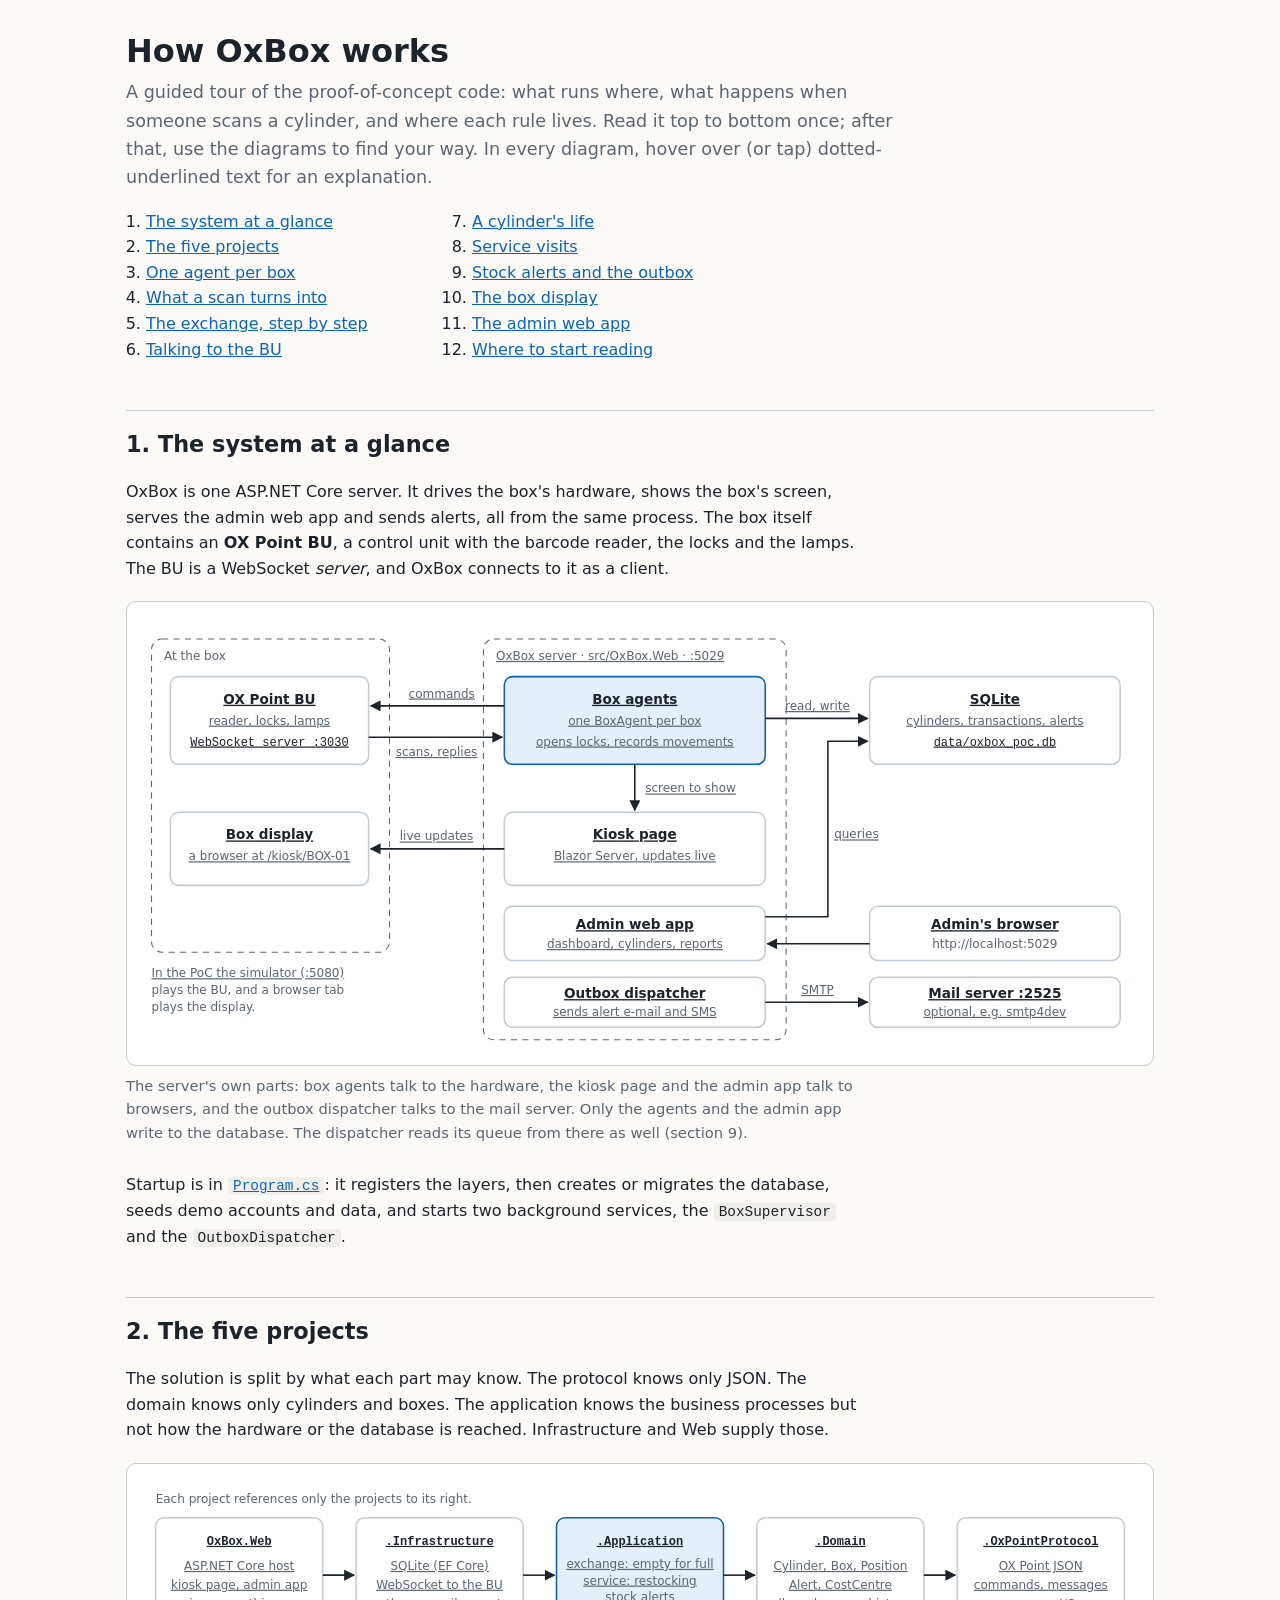
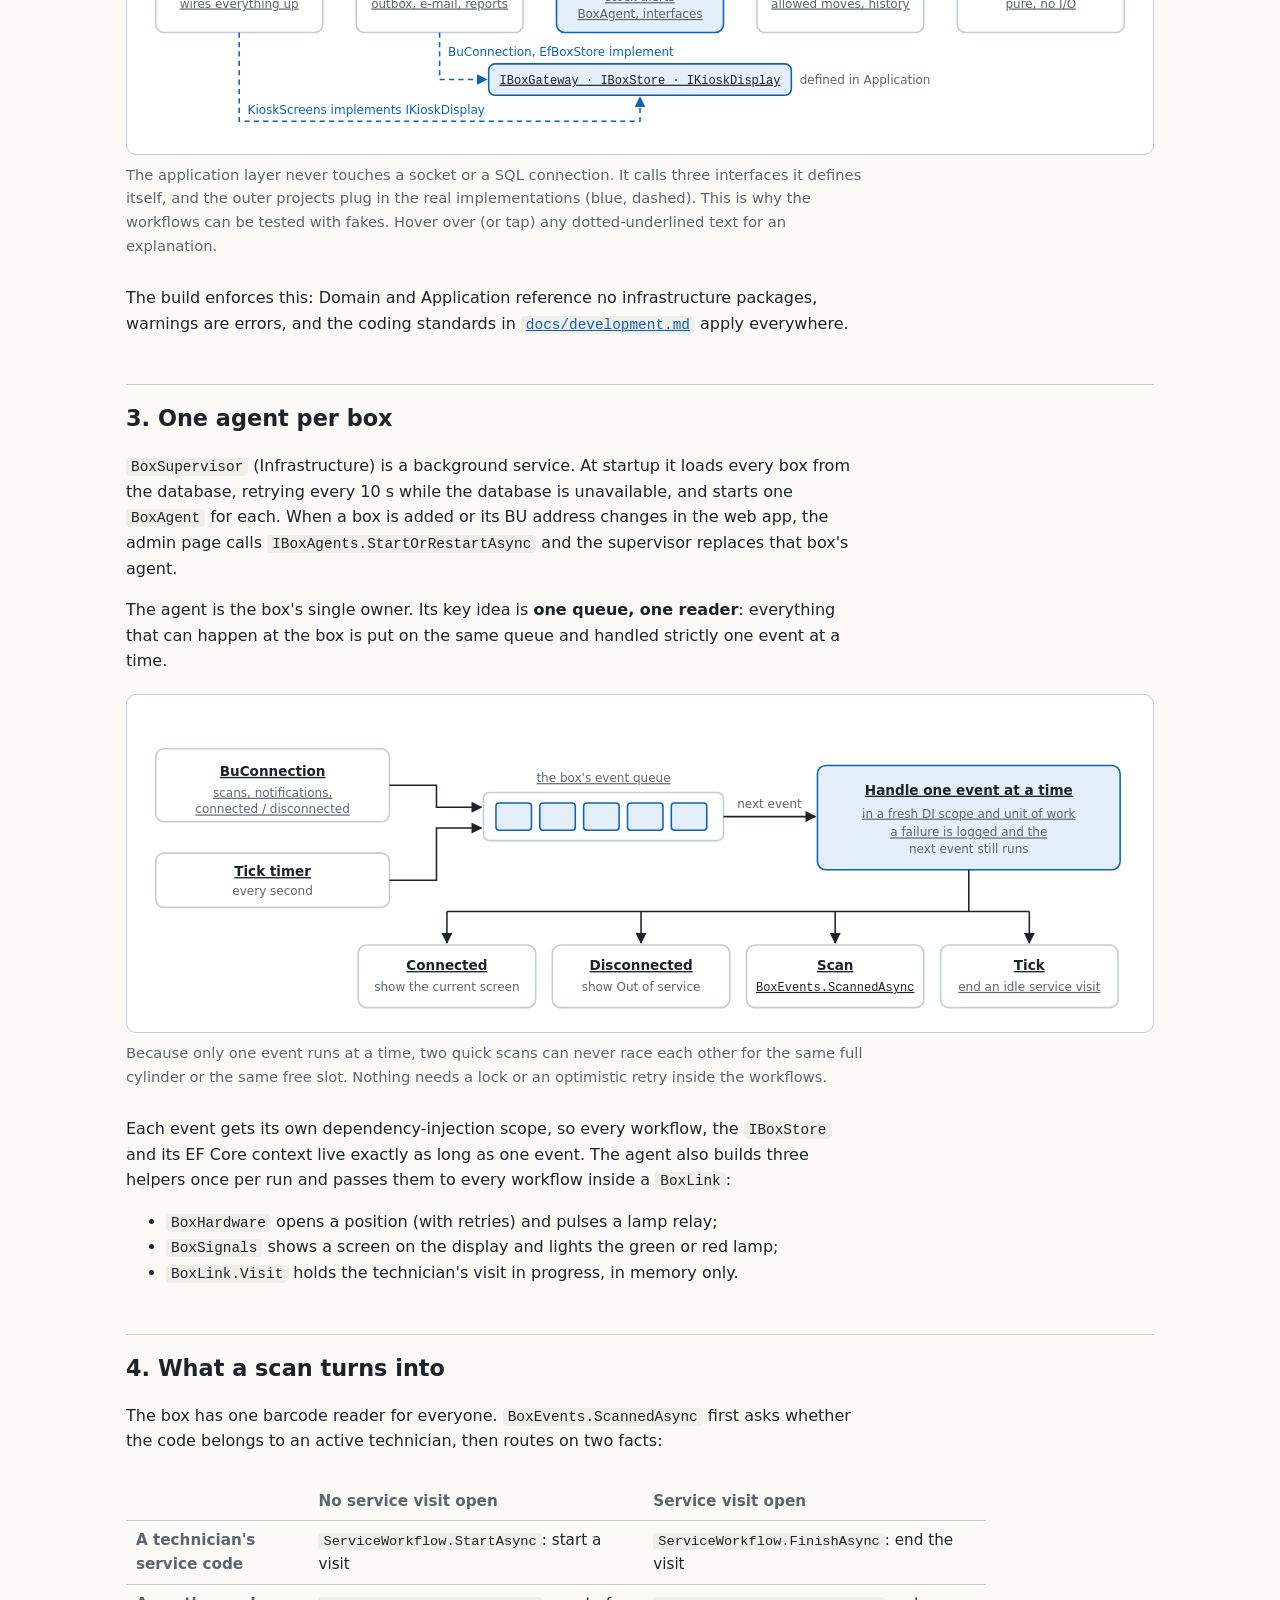
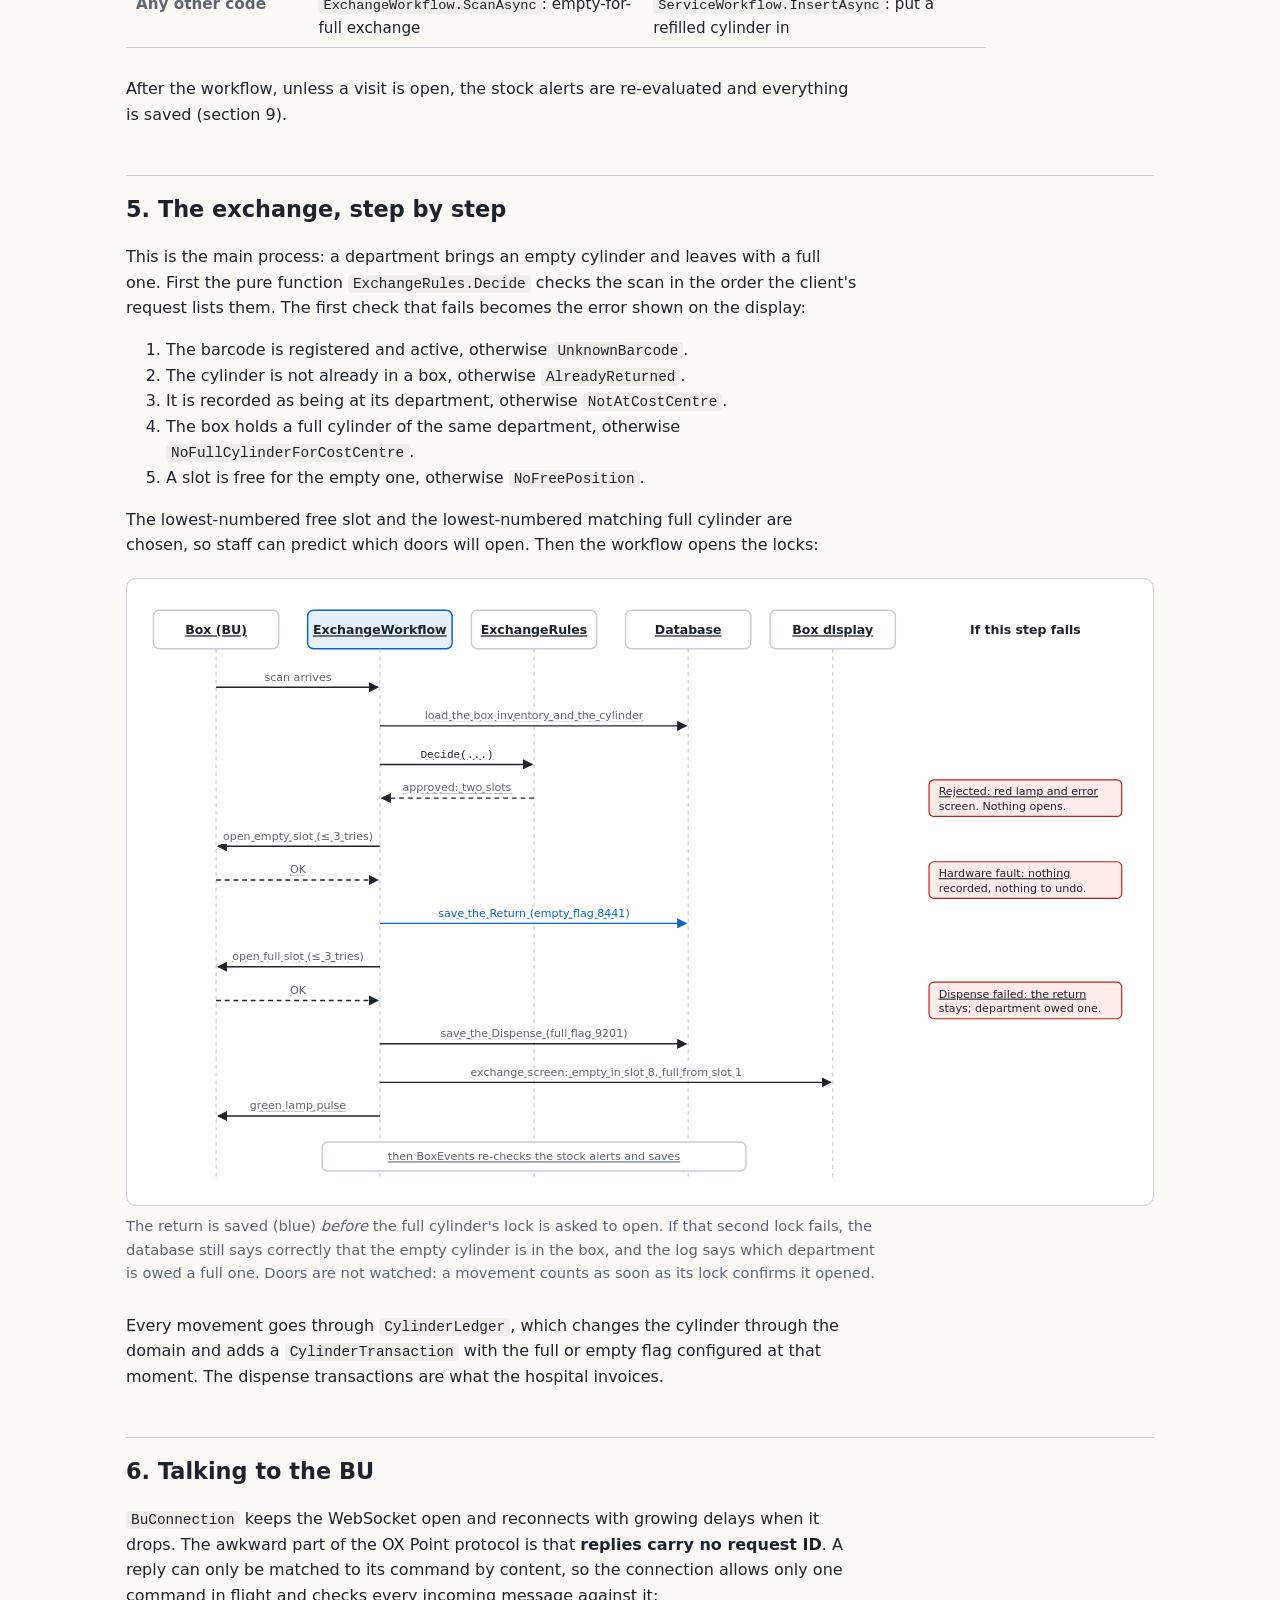
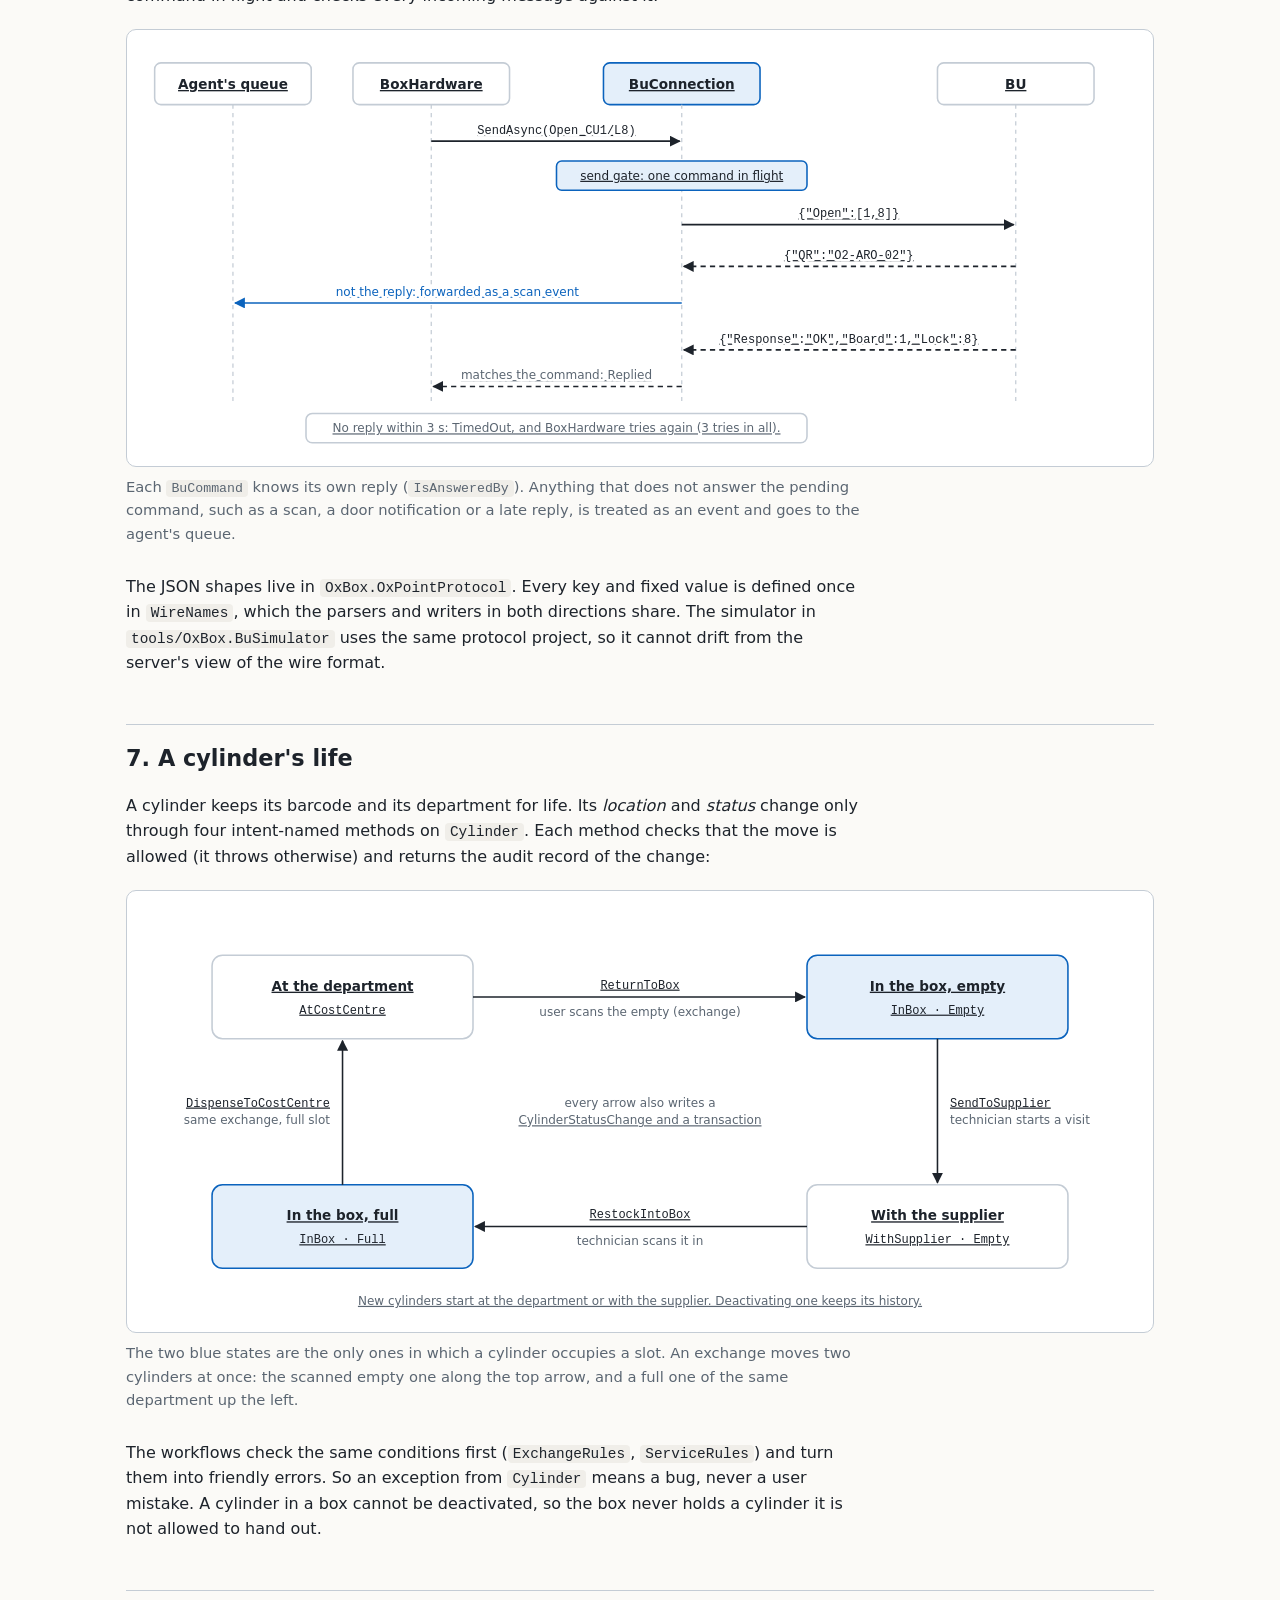
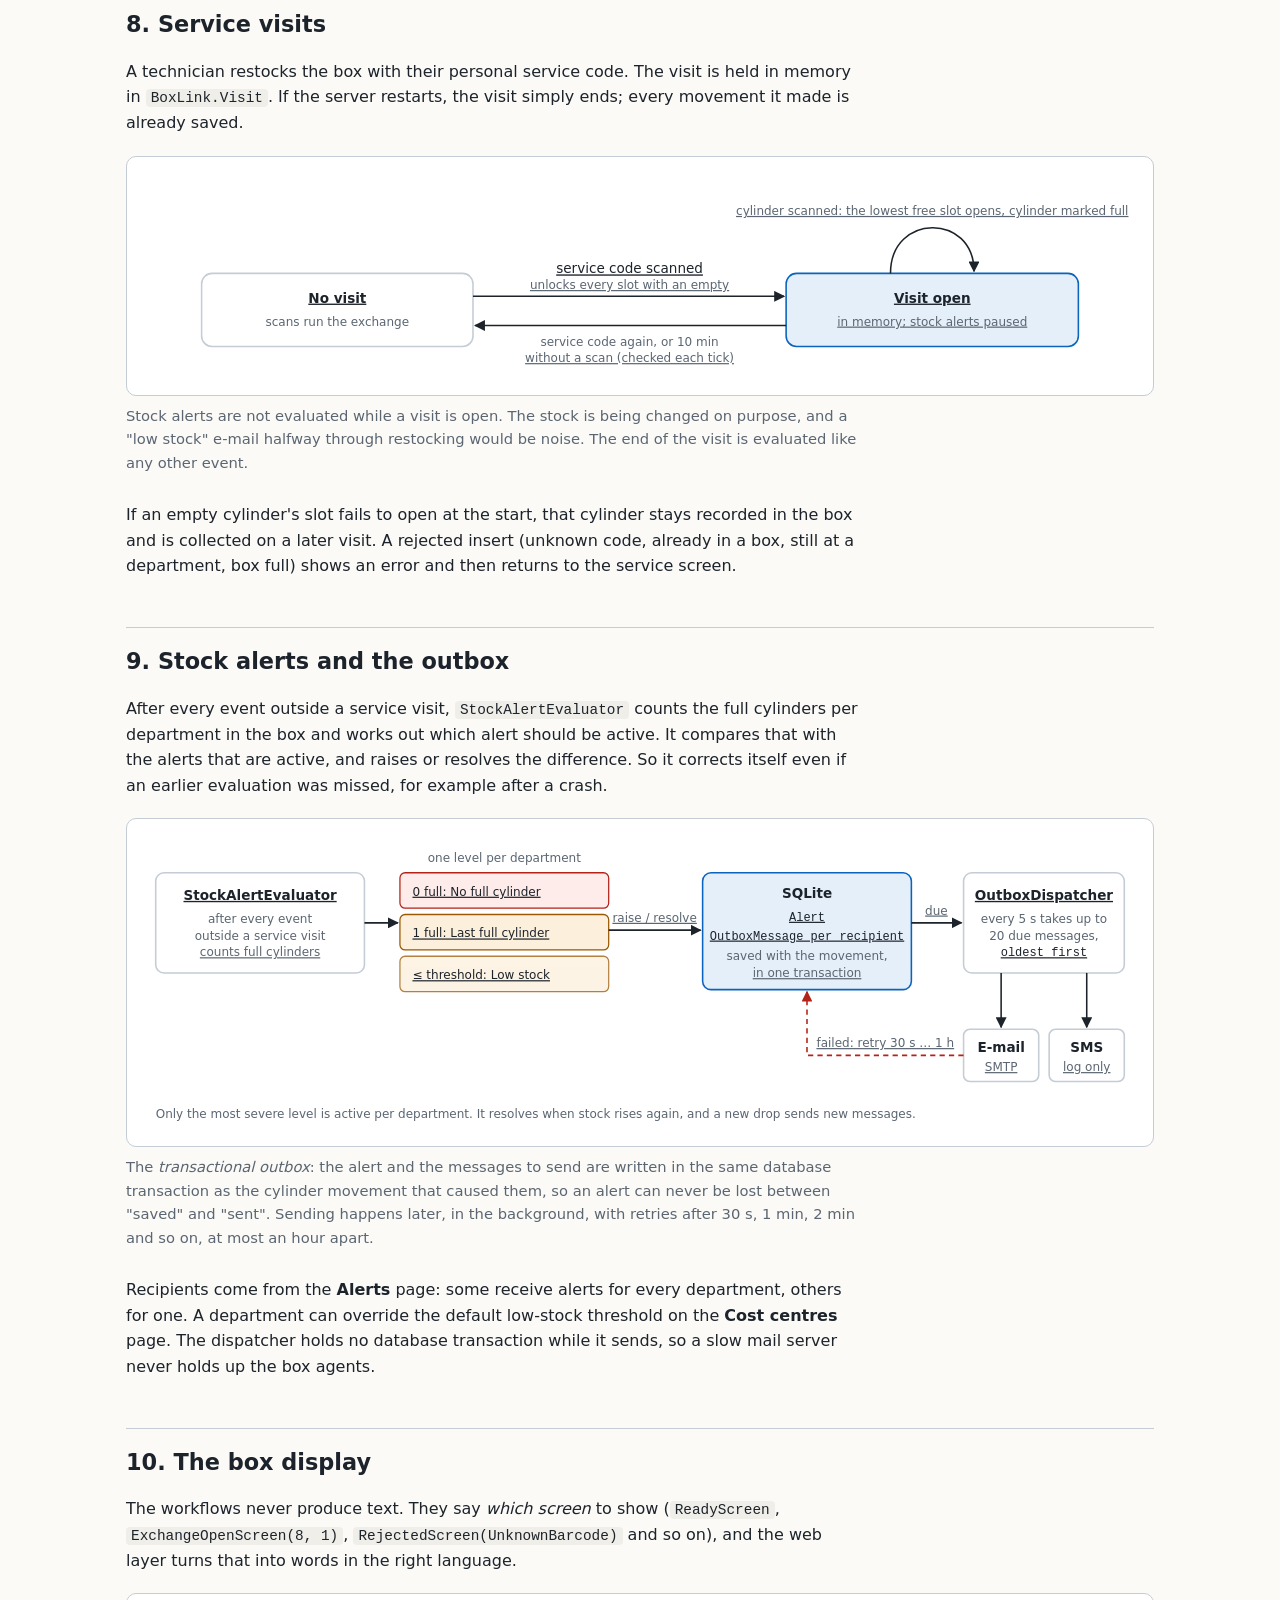
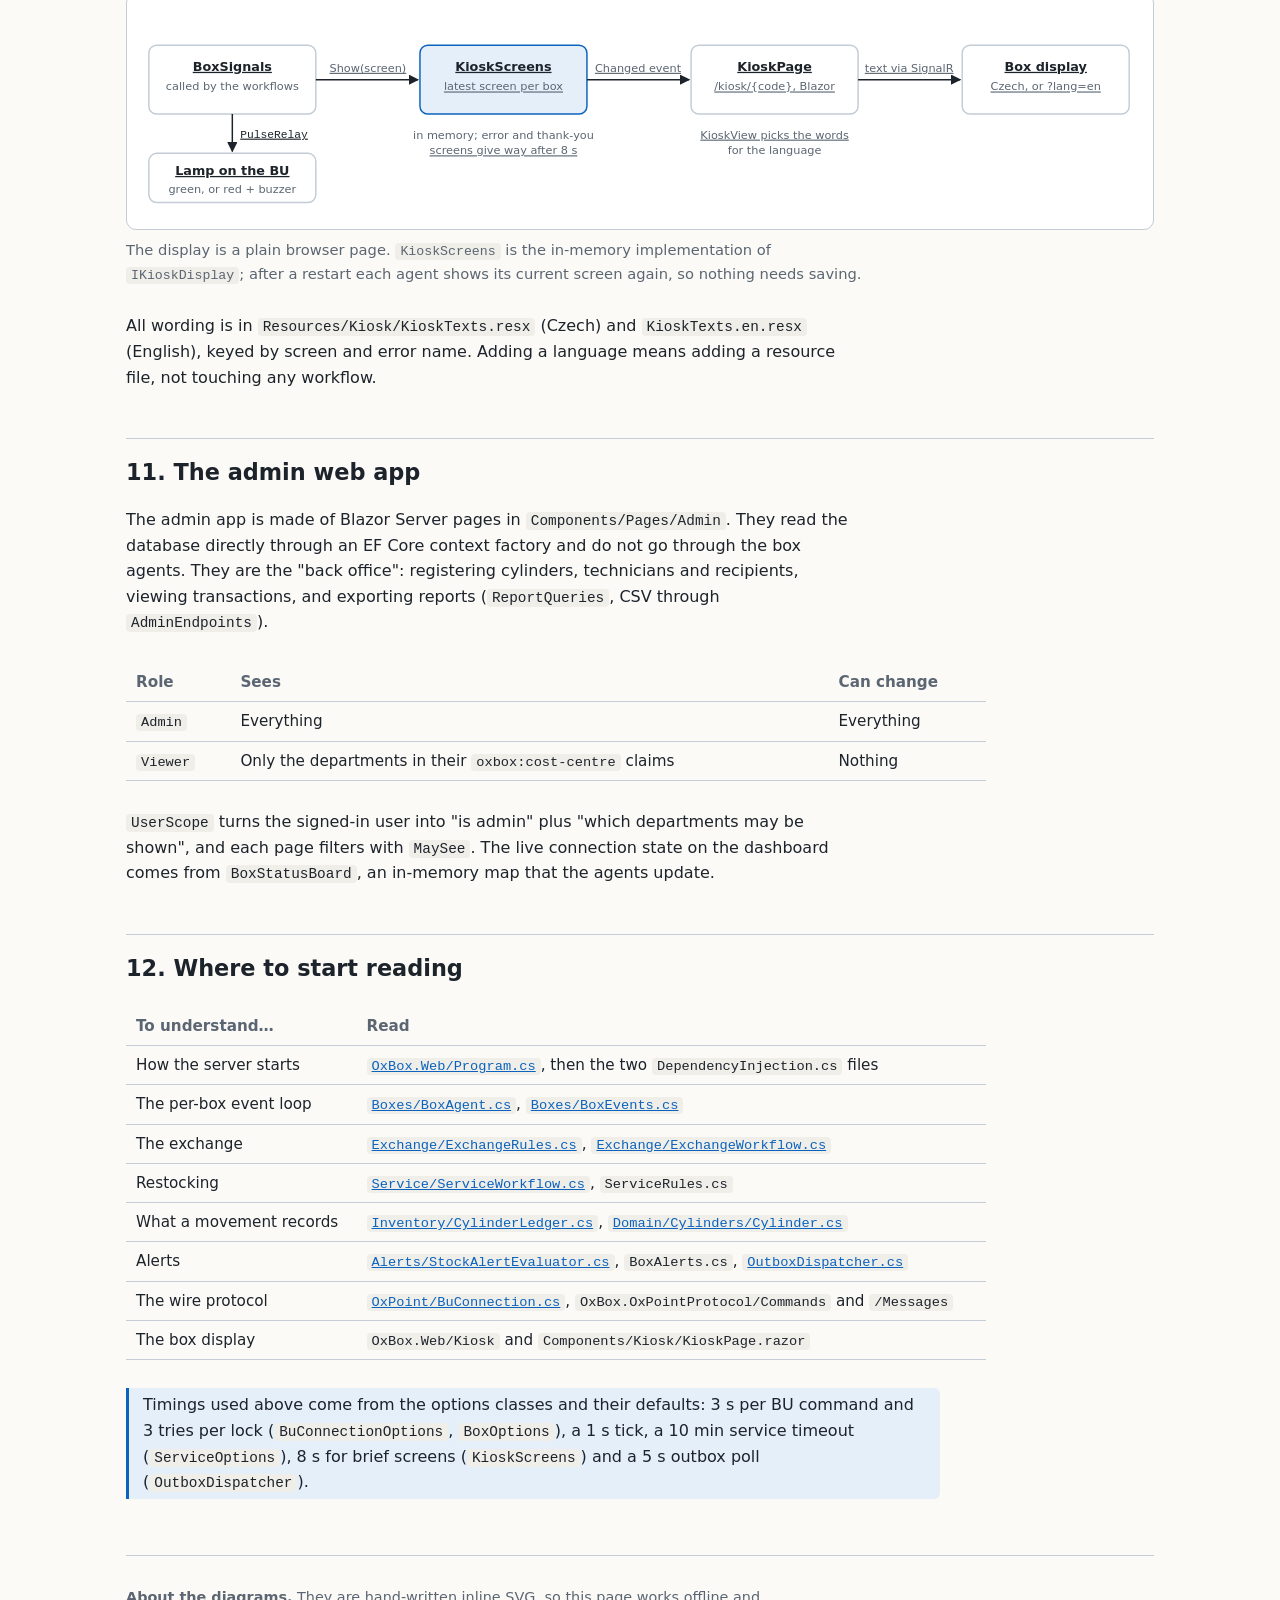
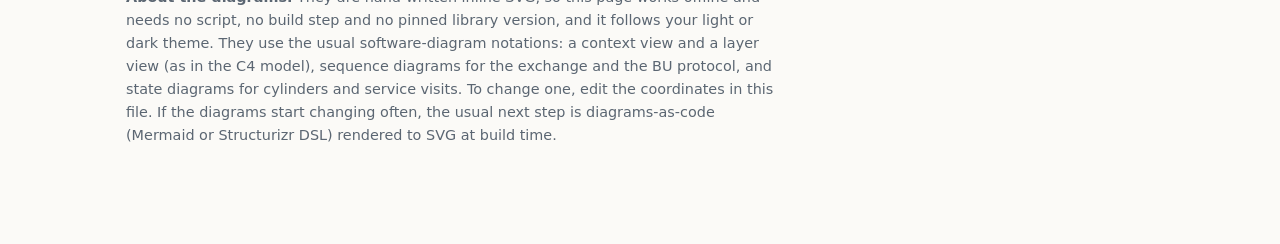
<file: manual/how-the-code-works.html>
<!doctype html>
<html lang="en">
<head>
<meta charset="utf-8">
<meta name="viewport" content="width=device-width, initial-scale=1">
<title>How OxBox Works</title>
<style>
  :root {
    --bg: #fbfaf7; --surface: #ffffff; --ink: #1d232b; --muted: #5b6672; --line: #c4ccd5;
    --accent: #0b63bd; --accent-soft: #e4effa;
    --err: #b42318; --err-soft: #fdecea; --warn: #9a5800; --warn-soft: #fcf0dc;
    --code-bg: #f0eee9;
    --sans: system-ui, -apple-system, "Segoe UI", Roboto, sans-serif;
    --mono: ui-monospace, "Cascadia Code", Consolas, monospace;
  }
  @media (prefers-color-scheme: dark) {
    :root:not([data-theme="light"]) {
      --bg: #12161b; --surface: #1a2027; --ink: #e6eaee; --muted: #9aa5b1; --line: #3d4752;
      --accent: #63adf2; --accent-soft: #15304b;
      --err: #f07167; --err-soft: #3b1d1b; --warn: #efb25a; --warn-soft: #382a13;
      --code-bg: #222931;
    }
  }
  :root[data-theme="dark"] {
    --bg: #12161b; --surface: #1a2027; --ink: #e6eaee; --muted: #9aa5b1; --line: #3d4752;
    --accent: #63adf2; --accent-soft: #15304b;
    --err: #f07167; --err-soft: #3b1d1b; --warn: #efb25a; --warn-soft: #382a13;
    --code-bg: #222931;
  }

  * { box-sizing: border-box; }
  body {
    margin: 0; background: var(--bg); color: var(--ink);
    font: 16px/1.6 var(--sans);
  }
  main { max-width: 1060px; margin: 0 auto; padding: 32px 16px 64px; }
  h1 { font-size: 2rem; line-height: 1.2; margin: 0 0 8px; }
  h2 { font-size: 1.4rem; margin: 48px 0 8px; padding-top: 16px; border-top: 1px solid var(--line); }
  h3 { font-size: 1.1rem; margin: 28px 0 6px; }
  p, li { max-width: 72ch; }
  a { color: var(--accent); }
  code { font: 0.9em var(--mono); background: var(--code-bg); padding: 1px 5px; border-radius: 4px; }
  .lead { color: var(--muted); font-size: 1.1rem; margin-top: 0; }

  nav ol { columns: 2; column-gap: 32px; padding-left: 20px; max-width: 640px; }
  @media (max-width: 600px) { nav ol { columns: 1; } }

  table { border-collapse: collapse; margin: 12px 0; width: 100%; max-width: 860px; font-size: 0.95rem; }
  th, td { text-align: left; vertical-align: top; padding: 7px 10px; border-bottom: 1px solid var(--line); }
  th { color: var(--muted); font-weight: 600; }
  .table-wrap { overflow-x: auto; }

  figure { margin: 20px 0 28px; }
  .canvas {
    overflow-x: auto; background: var(--surface); border: 1px solid var(--line);
    border-radius: 10px; padding: 12px;
  }
  .canvas svg { display: block; width: 100%; height: auto; min-width: 680px; }
  figcaption { color: var(--muted); font-size: 0.92rem; margin-top: 8px; max-width: 80ch; }

  /* Diagram vocabulary, shared by every figure. */
  svg text { font-family: var(--sans); font-size: 13px; fill: var(--ink); }
  svg .b { font-weight: 600; }
  svg .s { font-size: 11.5px; fill: var(--muted); }
  svg .m { font-family: var(--mono); font-size: 11.5px; }
  svg .ta { fill: var(--accent); }
  svg .mid { text-anchor: middle; }
  svg .end { text-anchor: end; }
  svg .halo { paint-order: stroke; stroke: var(--surface); stroke-width: 5px; stroke-linejoin: round; }
  svg .box { fill: var(--surface); stroke: var(--line); stroke-width: 1.5; }
  svg .acc { fill: var(--accent-soft); stroke: var(--accent); stroke-width: 1.5; }
  svg .err { fill: var(--err-soft); stroke: var(--err); stroke-width: 1.2; }
  svg .warn { fill: var(--warn-soft); stroke: var(--warn); stroke-width: 1.2; }
  svg .zone { fill: none; stroke: var(--muted); stroke-width: 1; stroke-dasharray: 6 5; }
  svg .l { fill: none; stroke: var(--ink); stroke-width: 1.5; }
  svg .la { stroke: var(--accent); }
  svg .le { stroke: var(--err); }
  svg .dash { stroke-dasharray: 5 4; }
  svg .life { fill: none; stroke: var(--line); stroke-width: 1.2; stroke-dasharray: 4 4; }
  svg .hi { fill: var(--ink); }
  svg .ha { fill: var(--accent); }
  svg .he { fill: var(--err); }

  svg text.tip { cursor: help; text-decoration: underline dotted; text-underline-offset: 3px; outline: none; }
  svg text.tip:hover, svg text.tip:focus { fill: var(--accent); }
  .tooltip {
    position: absolute; z-index: 10; max-width: min(340px, calc(100vw - 32px));
    background: var(--ink); color: var(--bg); padding: 9px 12px; border-radius: 7px;
    font-size: 0.86rem; line-height: 1.45; box-shadow: 0 4px 14px rgb(0 0 0 / 0.25);
    pointer-events: none; opacity: 0; transition: opacity 0.12s;
  }
  .tooltip.show { opacity: 1; }

  .note { border-left: 3px solid var(--accent); padding: 4px 14px; background: var(--accent-soft); border-radius: 0 6px 6px 0; max-width: 80ch; }
  footer { margin-top: 56px; color: var(--muted); font-size: 0.9rem; border-top: 1px solid var(--line); padding-top: 16px; }
</style>
</head>
<body>
<main>

<h1>How OxBox works</h1>
<p class="lead">A guided tour of the proof-of-concept code: what runs where, what happens when someone scans a
cylinder, and where each rule lives. Read it top to bottom once; after that, use the diagrams to find your way. In every diagram, hover over (or tap)
dotted-underlined text for an explanation.</p>

<nav>
  <ol>
    <li><a href="#system">The system at a glance</a></li>
    <li><a href="#projects">The five projects</a></li>
    <li><a href="#agent">One agent per box</a></li>
    <li><a href="#routing">What a scan turns into</a></li>
    <li><a href="#exchange">The exchange, step by step</a></li>
    <li><a href="#bu">Talking to the BU</a></li>
    <li><a href="#cylinder">A cylinder's life</a></li>
    <li><a href="#service">Service visits</a></li>
    <li><a href="#alerts">Stock alerts and the outbox</a></li>
    <li><a href="#kiosk">The box display</a></li>
    <li><a href="#webapp">The admin web app</a></li>
    <li><a href="#start">Where to start reading</a></li>
  </ol>
</nav>

<!-- ───────────────────────────────────────────── -->
<h2 id="system">1. The system at a glance</h2>
<p>OxBox is one ASP.NET Core server. It drives the box's hardware, shows the box's screen, serves the admin
web app and sends alerts, all from the same process. The box itself contains an <strong>OX Point BU</strong>, a
control unit with the barcode reader, the locks and the lamps. The BU is a WebSocket <em>server</em>, and
OxBox connects to it as a client.</p>

<figure>
  <div class="canvas">
  <svg viewBox="0 0 960 420" role="img" aria-label="The OxBox server sits between the box's BU, the database and the browsers. Box agents send lock commands to the BU and receive scans; the kiosk page pushes screens to the box display; the admin app and the agents both use the SQLite database; the outbox dispatcher sends e-mail through SMTP.">
    <defs>
      <marker id="f1a" viewBox="0 0 10 10" refX="9" refY="5" markerWidth="7" markerHeight="7" orient="auto-start-reverse"><path d="M0 0L10 5L0 10z" class="hi"/></marker>
    </defs>
    <rect x="12" y="24" width="228" height="300" rx="10" class="zone"/>
    <text x="24" y="44" class="s">At the box</text>
    <rect x="30" y="60" width="190" height="84" rx="8" class="box"/>
    <text x="125" y="86" class="b mid tip" tabindex="0" data-tip="The control unit inside the box, made by OX Point. It reads barcodes, opens the door locks and switches the lamps, but makes no decisions: it does what the OxBox server tells it.">OX Point BU</text>
    <text x="125" y="106" class="s mid tip" tabindex="0" data-tip="The hardware the BU drives: one barcode reader for everyone, one lock per slot (30 in the demo box), and a green and a red lamp (with buzzer) for instant feedback.">reader, locks, lamps</text>
    <text x="125" y="126" class="m mid tip" tabindex="0" data-tip="The BU waits for connections on port 3030. A WebSocket is a permanent two-way network channel, so the BU can send a scan the moment it happens and the server can send commands at any time.">WebSocket server :3030</text>
    <rect x="30" y="190" width="190" height="70" rx="8" class="box"/>
    <text x="125" y="216" class="b mid tip" tabindex="0" data-tip="A small screen inside the box that tells the person what happened and what to do next, such as &quot;put the empty cylinder in slot 8&quot;. It shows information only; nobody types on it.">Box display</text>
    <text x="125" y="236" class="s mid tip" tabindex="0" data-tip="The display is just a web browser showing the kiosk page of its box. BOX-01 is the code of the demo box.">a browser at /kiosk/BOX-01</text>
    <text x="12" y="348" class="s tip" tabindex="0" data-tip="PoC = proof of concept. Instead of real hardware, tools/OxBox.BuSimulator pretends to be the BU. Its control page at http://localhost:5080 lets you &quot;scan&quot; barcodes and close doors.">In the PoC the simulator (:5080)</text>
    <text x="12" y="364" class="s">plays the BU, and a browser tab</text>
    <text x="12" y="380" class="s">plays the display.</text>

    <rect x="330" y="24" width="290" height="384" rx="10" class="zone"/>
    <text x="342" y="44" class="s tip" tabindex="0" data-tip="One program (one process) that does everything below. It listens on port 5029: open http://localhost:5029 for the admin web app.">OxBox server · src/OxBox.Web · :5029</text>
    <rect x="350" y="60" width="250" height="84" rx="8" class="acc"/>
    <text x="475" y="86" class="b mid tip" tabindex="0" data-tip="Background workers inside the server, one per box. Each keeps the connection to its box and handles that box's scans one at a time (section 3).">Box agents</text>
    <text x="475" y="106" class="s mid tip" tabindex="0" data-tip="BoxAgent is the class; BoxSupervisor starts one for every box in the database when the server starts.">one BoxAgent per box</text>
    <text x="475" y="126" class="s mid tip" tabindex="0" data-tip="When a scan is valid, the agent tells the BU which locks to open, then records in the database which cylinder went in or out.">opens locks, records movements</text>
    <rect x="350" y="190" width="250" height="70" rx="8" class="box"/>
    <text x="475" y="216" class="b mid tip" tabindex="0" data-tip="The web page shown on the box display (/kiosk/{box code}). It always shows the latest screen its box agent chose (section 10).">Kiosk page</text>
    <text x="475" y="236" class="s mid tip" tabindex="0" data-tip="Blazor Server is Microsoft's way of building web pages in C#. The page keeps a live connection to the server, so it changes the moment the box agent shows a new screen, without reloading.">Blazor Server, updates live</text>
    <rect x="350" y="280" width="250" height="52" rx="8" class="box"/>
    <text x="475" y="302" class="b mid tip" tabindex="0" data-tip="The website for hospital staff: sign in, see the box and stock, register cylinders, manage alert recipients and export reports (section 11).">Admin web app</text>
    <text x="475" y="320" class="s mid tip" tabindex="0" data-tip="Some of its pages. Dashboard: every slot and the stock per department. Cylinders: register, deactivate, view history. Reports: cylinders dispensed per department, with CSV export.">dashboard, cylinders, reports</text>
    <rect x="350" y="348" width="250" height="48" rx="8" class="box"/>
    <text x="475" y="368" class="b mid tip" tabindex="0" data-tip="A background job that sends the alert e-mails and SMS waiting in the database's outbox table, retrying the ones that fail (section 9).">Outbox dispatcher</text>
    <text x="475" y="385" class="s mid tip" tabindex="0" data-tip="Alerts warn maintenance that a department is running out of full cylinders. In the PoC, SMS are only written to the server log.">sends alert e-mail and SMS</text>

    <rect x="700" y="60" width="240" height="84" rx="8" class="box"/>
    <text x="820" y="86" class="b mid tip" tabindex="0" data-tip="The database. It stores cylinders, boxes, departments, every movement (transaction), alerts, the outbox and user accounts.">SQLite</text>
    <text x="820" y="106" class="s mid tip" tabindex="0" data-tip="Transactions are the movement records: every cylinder returned or dispensed, with time, box, slot and flag. They are the basis for invoicing.">cylinders, transactions, alerts</text>
    <text x="820" y="126" class="m mid tip" tabindex="0" data-tip="SQLite is built into the server: the whole database is one file next to it, so nothing has to be installed.">data/oxbox_poc.db</text>
    <rect x="700" y="280" width="240" height="52" rx="8" class="box"/>
    <text x="820" y="302" class="b mid tip" tabindex="0" data-tip="Any web browser used by hospital staff to open the admin web app.">Admin's browser</text>
    <text x="820" y="320" class="s mid">http://localhost:5029</text>
    <rect x="700" y="348" width="240" height="48" rx="8" class="box"/>
    <text x="820" y="368" class="b mid tip" tabindex="0" data-tip="The SMTP server the alert e-mails go to. Without one, alerts still appear in the web app and their e-mails wait in the outbox.">Mail server :2525</text>
    <text x="820" y="385" class="s mid tip" tabindex="0" data-tip="smtp4dev is a test mail server: it accepts e-mails and shows them in a web inbox instead of delivering them. See the README for the command.">optional, e.g. smtp4dev</text>

    <path d="M350 88H222" class="l" marker-end="url(#f1a)"/>
    <text x="290" y="80" class="s mid tip" tabindex="0" data-tip="What the server tells the BU to do, for example Open (open one lock) and OpenRelay (pulse a lamp relay).">commands</text>
    <path d="M220 118H348" class="l" marker-end="url(#f1a)"/>
    <text x="285" y="136" class="s mid tip" tabindex="0" data-tip="What the BU sends back: barcodes read by its reader, and replies to commands such as &quot;lock 8 opened OK&quot;.">scans, replies</text>
    <path d="M475 144V188" class="l" marker-end="url(#f1a)"/>
    <text x="485" y="171" class="s tip" tabindex="0" data-tip="The agent never writes text; it only says which screen to show (for example &quot;exchange: slots 8 and 1&quot;). The kiosk page turns that into words.">screen to show</text>
    <path d="M350 225H222" class="l" marker-end="url(#f1a)"/>
    <text x="285" y="217" class="s mid tip" tabindex="0" data-tip="The kiosk page pushes every change to the browser over its live connection (SignalR), so the display updates within a moment.">live updates</text>
    <path d="M600 100H698" class="l" marker-end="url(#f1a)"/>
    <text x="650" y="92" class="s mid tip" tabindex="0" data-tip="The agents load what is in the box and save every movement and alert.">read, write</text>
    <path d="M600 290H660V122H698" class="l" marker-end="url(#f1a)"/>
    <text x="666" y="215" class="s tip" tabindex="0" data-tip="The admin pages read the database directly, for lists, history and reports, and write when staff change data such as cylinders or settings.">queries</text>
    <path d="M700 316H602" class="l" marker-end="url(#f1a)"/>
    <path d="M600 372H698" class="l" marker-end="url(#f1a)"/>
    <text x="650" y="364" class="s mid tip" tabindex="0" data-tip="Simple Mail Transfer Protocol: the standard way to hand an e-mail to a mail server.">SMTP</text>
  </svg>
  </div>
  <figcaption>The server's own parts: box agents talk to the hardware, the kiosk page and the admin app talk to
  browsers, and the outbox dispatcher talks to the mail server. Only the agents and the admin app write to the
  database. The dispatcher reads its queue from there as well (section 9).</figcaption>
</figure>

<p>Startup is in <a href="../src/OxBox.Web/Program.cs"><code>Program.cs</code></a>: it registers the layers,
then creates or migrates the database, seeds demo accounts and data, and starts two background services, the
<code>BoxSupervisor</code> and the <code>OutboxDispatcher</code>.</p>

<!-- ───────────────────────────────────────────── -->
<h2 id="projects">2. The five projects</h2>
<p>The solution is split by what each part may know. The protocol knows only JSON. The domain knows only
cylinders and boxes. The application knows the business processes but not how the hardware or the database is
reached. Infrastructure and Web supply those.</p>

<figure>
  <div class="canvas">
  <svg viewBox="0 0 960 255" role="img" aria-label="Five projects in a row, each referencing only the ones to its right: Web, Infrastructure, Application, Domain, OxPointProtocol. Application defines the IBoxGateway, IBoxStore and IKioskDisplay interfaces; Infrastructure and Web implement them.">
    <defs>
      <marker id="f2a" viewBox="0 0 10 10" refX="9" refY="5" markerWidth="7" markerHeight="7" orient="auto-start-reverse"><path d="M0 0L10 5L0 10z" class="hi"/></marker>
      <marker id="f2b" viewBox="0 0 10 10" refX="9" refY="5" markerWidth="7" markerHeight="7" orient="auto-start-reverse"><path d="M0 0L10 5L0 10z" class="ha"/></marker>
    </defs>
    <text x="16" y="26" class="s">Each project references only the projects to its right.</text>

    <rect x="16" y="40" width="160" height="110" rx="8" class="box"/>
    <text x="96" y="66" class="m b mid tip" tabindex="0" data-tip="src/OxBox.Web. The outermost project: the program you start with dotnet run. It contains the web pages and connects all the other projects together.">OxBox.Web</text>
    <text x="96" y="90" class="s mid tip" tabindex="0" data-tip="Host: the running web server process (ASP.NET Core is Microsoft's web framework). Everything else (box agents, alert sending, web pages) runs inside this one process.">ASP.NET Core host</text>
    <text x="96" y="108" class="s mid tip" tabindex="0" data-tip="The two user interfaces. Kiosk page: the screen inside the box that tells the person at the box what to do (/kiosk/BOX-01). Admin app: the website where hospital staff manage cylinders, see alerts and export reports.">kiosk page, admin app</text>
    <text x="96" y="126" class="s mid tip" tabindex="0" data-tip="At startup, Program.cs registers every class in the dependency-injection container. Each class then automatically receives what it needs (database, BU connection, clock) instead of creating it itself. This place is called the composition root.">wires everything up</text>

    <rect x="208" y="40" width="160" height="110" rx="8" class="box"/>
    <text x="288" y="66" class="m b mid tip" tabindex="0" data-tip="src/OxBox.Infrastructure. Everything that talks to the outside world: the database, the box hardware and the mail server. It implements the interfaces that Application defines.">.Infrastructure</text>
    <text x="288" y="90" class="s mid tip" tabindex="0" data-tip="Storing data. SQLite is the database, a single file. EF Core (Entity Framework Core) is the library that turns C# objects such as Cylinder into database rows and back, so the code rarely writes SQL by hand.">SQLite (EF Core)</text>
    <text x="288" y="108" class="s mid tip" tabindex="0" data-tip="The BU is the control unit inside the box: barcode reader, door locks and lamps. The server keeps a permanent WebSocket connection (a two-way network channel) to it, sends commands such as &quot;open lock 8&quot; and receives scans. Class: BuConnection.">WebSocket to the BU</text>
    <text x="288" y="126" class="s mid tip" tabindex="0" data-tip="Outbox: a database table of alert e-mails and SMS waiting to be sent. A background job sends them and retries failures, so no alert is lost if the mail server is down. Reports: the database queries and CSV downloads behind the Reports page.">outbox, e-mail, reports</text>

    <rect x="400" y="40" width="160" height="110" rx="8" class="acc"/>
    <text x="480" y="66" class="m b mid tip" tabindex="0" data-tip="src/OxBox.Application. The business processes: what happens, step by step, when someone scans at the box. It decides what to do but does not know how the database or hardware is reached.">.Application</text>
    <text x="480" y="88" class="s mid tip" tabindex="0" data-tip="Exchange: the main process. A department scans its empty cylinder, the box takes it back and hands out a full one of the same department. Class: ExchangeWorkflow (section 5).">exchange: empty for full</text>
    <text x="480" y="104" class="s mid tip" tabindex="0" data-tip="Service: a technician's restocking visit. They scan their service code, take the empty cylinders out for refilling and put refilled ones in. Class: ServiceWorkflow (section 8).">service: restocking</text>
    <text x="480" y="120" class="s mid tip" tabindex="0" data-tip="Warnings to maintenance when a department has few, one or no full cylinders left in the box. Classes: StockAlertEvaluator, BoxAlerts (section 9).">stock alerts</text>
    <text x="480" y="136" class="s mid tip" tabindex="0" data-tip="BoxAgent: one per box; it handles that box's scans strictly one at a time (section 3). Interfaces: contracts such as IBoxGateway (&quot;something that can open a lock&quot;). Application defines them and Infrastructure implements them, so the business logic never depends on a particular database or device.">BoxAgent, interfaces</text>

    <rect x="592" y="40" width="160" height="110" rx="8" class="box"/>
    <text x="672" y="66" class="m b mid tip" tabindex="0" data-tip="src/OxBox.Domain. The things the business is about, written as C# classes, with the rules that are always true for them. No database, network or screen code.">.Domain</text>
    <text x="672" y="90" class="s mid tip" tabindex="0" data-tip="Cylinder: one oxygen cylinder, known by its barcode. Box: one exchange box. Position: one numbered slot (a door with its own lock) in a box.">Cylinder, Box, Position</text>
    <text x="672" y="108" class="s mid tip" tabindex="0" data-tip="CostCentre: a hospital department. It owns cylinders and is invoiced for the full ones it takes. Alert: a stock warning, active until the stock is back up.">Alert, CostCentre</text>
    <text x="672" y="126" class="s mid tip" tabindex="0" data-tip="Allowed moves: rules such as &quot;only a full cylinder in a box can be handed out&quot;. Breaking one is a bug and throws an error. History (audit): every change of a cylinder's status also writes a record of what changed and when, so a cylinder's full history can be shown (section 7).">allowed moves, history</text>

    <rect x="784" y="40" width="160" height="110" rx="8" class="box"/>
    <text x="864" y="66" class="m b mid tip" tabindex="0" data-tip="src/OxBox.OxPointProtocol. The language spoken with the box's control unit (the BU), and nothing else. The simulator uses it too.">.OxPointProtocol</text>
    <text x="864" y="90" class="s mid tip" tabindex="0" data-tip="OX Point is the BU manufacturer's protocol. Each message is a small JSON text; for example {&quot;Open&quot;:[1,8]} means &quot;open lock 8 on board 1&quot;.">OX Point JSON</text>
    <text x="864" y="108" class="s mid tip" tabindex="0" data-tip="Commands go from the server to the BU: open a lock, pulse a lamp. Messages come back from the BU: a scanned barcode, &quot;lock opened OK&quot;, door notifications.">commands, messages</text>
    <text x="864" y="126" class="s mid tip" tabindex="0" data-tip="I/O means input/output: network, files, database. This project only converts between C# objects and JSON text; it never sends or receives anything itself (&quot;pure&quot;). That makes it easy to test, and the simulator can reuse it.">pure, no I/O</text>

    <path d="M176 95H206" class="l" marker-end="url(#f2a)"/>
    <path d="M368 95H398" class="l" marker-end="url(#f2a)"/>
    <path d="M560 95H590" class="l" marker-end="url(#f2a)"/>
    <path d="M752 95H782" class="l" marker-end="url(#f2a)"/>

    <rect x="335" y="180" width="290" height="30" rx="6" class="acc"/>
    <text x="480" y="199" class="m mid tip" tabindex="0" data-tip="The three interfaces the business logic uses. IBoxGateway: send a command to the box and receive its events. IBoxStore: load and save cylinders, transactions and alerts. IKioskDisplay: show a screen on the box display.">IBoxGateway · IBoxStore · IKioskDisplay</text>
    <text x="633" y="199" class="s">defined in Application</text>
    <path d="M288 150V195H333" class="l la dash" marker-end="url(#f2b)"/>
    <text x="296" y="172" class="s ta">BuConnection, EfBoxStore implement</text>
    <path d="M96 150V235H480V212" class="l la dash" marker-end="url(#f2b)"/>
    <text x="104" y="228" class="s ta">KioskScreens implements IKioskDisplay</text>
  </svg>
  </div>
  <figcaption>The application layer never touches a socket or a SQL connection. It calls three interfaces it
  defines itself, and the outer projects plug in the real implementations (blue, dashed). This is why the
  workflows can be tested with fakes. Hover over (or tap) any dotted-underlined text for an explanation.</figcaption>
</figure>

<p>The build enforces this: Domain and Application reference no infrastructure packages, warnings are errors,
and the coding standards in <a href="../docs/development.md"><code>docs/development.md</code></a> apply
everywhere.</p>

<!-- ───────────────────────────────────────────── -->
<h2 id="agent">3. One agent per box</h2>
<p><code>BoxSupervisor</code> (Infrastructure) is a background service. At startup it loads every box from the
database, retrying every 10 s while the database is unavailable, and starts one <code>BoxAgent</code> for each.
When a box is added or its BU address changes in the web app, the admin page calls
<code>IBoxAgents.StartOrRestartAsync</code> and the supervisor replaces that box's agent.</p>

<p>The agent is the box's single owner. Its key idea is <strong>one queue, one reader</strong>: everything that
can happen at the box is put on the same queue and handled strictly one event at a time.</p>

<figure>
  <div class="canvas">
  <svg viewBox="0 0 960 300" role="img" aria-label="Two producers, the BU connection and a one-second tick timer, write into one queue per box. A single reader takes one event at a time and routes it: connected, disconnected, scan, or tick.">
    <defs>
      <marker id="f3a" viewBox="0 0 10 10" refX="9" refY="5" markerWidth="7" markerHeight="7" orient="auto-start-reverse"><path d="M0 0L10 5L0 10z" class="hi"/></marker>
    </defs>
    <rect x="16" y="40" width="224" height="70" rx="8" class="box"/>
    <text x="128" y="66" class="b mid tip" tabindex="0" data-tip="The class that keeps the WebSocket connection to one box's BU open, reconnecting when it drops (section 6).">BuConnection</text>
    <text x="128" y="86" class="s mid tip" tabindex="0" data-tip="Scans: barcodes read at the box. Notifications: unrequested messages from the BU, such as &quot;box door opened&quot;; in the PoC these are only logged.">scans, notifications,</text>
    <text x="128" y="102" class="s mid tip" tabindex="0" data-tip="The connection itself is also an event: when it comes up the display shows the normal screen, when it drops the display shows &quot;out of service&quot;.">connected / disconnected</text>
    <rect x="16" y="140" width="224" height="52" rx="8" class="box"/>
    <text x="128" y="162" class="b mid tip" tabindex="0" data-tip="A timer that adds a &quot;tick&quot; event to the queue every second. It is how the agent notices that a service visit has had no scan for 10 minutes.">Tick timer</text>
    <text x="128" y="180" class="s mid">every second</text>

    <text x="445" y="72" class="s mid tip" tabindex="0" data-tip="A first-in, first-out list (a .NET Channel). Everything that happens at the box is added here, in arrival order, and taken out by one reader only.">the box's event queue</text>
    <rect x="330" y="82" width="230" height="46" rx="6" class="box"/>
    <rect x="342" y="92" width="34" height="26" rx="3" class="acc"/>
    <rect x="384" y="92" width="34" height="26" rx="3" class="acc"/>
    <rect x="426" y="92" width="34" height="26" rx="3" class="acc"/>
    <rect x="468" y="92" width="34" height="26" rx="3" class="acc"/>
    <rect x="510" y="92" width="34" height="26" rx="3" class="acc"/>
    <path d="M240 75H285V96H328" class="l" marker-end="url(#f3a)"/>
    <path d="M240 166H285V116H328" class="l" marker-end="url(#f3a)"/>

    <rect x="650" y="56" width="290" height="100" rx="8" class="acc"/>
    <text x="795" y="84" class="b mid tip" tabindex="0" data-tip="The agent takes the next event only when the previous one is completely finished, including opening locks and saving. So two scans can never be processed at the same time.">Handle one event at a time</text>
    <text x="795" y="106" class="s mid tip" tabindex="0" data-tip="DI scope: for each event the dependency-injection container creates new workflow and database objects, used only for that event. Unit of work: all changes for the event are saved together, or not at all.">in a fresh DI scope and unit of work</text>
    <text x="795" y="124" class="s mid tip" tabindex="0" data-tip="If handling one event throws an error, the error is written to the log and the agent carries on with the next event, so one bad scan cannot stop the box.">a failure is logged and the</text>
    <text x="795" y="140" class="s mid">next event still runs</text>
    <path d="M560 105H648" class="l" marker-end="url(#f3a)"/>
    <text x="604" y="97" class="s mid">next event</text>

    <path d="M795 156V196" class="l"/>
    <path d="M295 196H853" class="l"/>
    <path d="M295 196V226" class="l" marker-end="url(#f3a)"/>
    <path d="M481 196V226" class="l" marker-end="url(#f3a)"/>
    <path d="M667 196V226" class="l" marker-end="url(#f3a)"/>
    <path d="M853 196V226" class="l" marker-end="url(#f3a)"/>
    <rect x="210" y="228" width="170" height="60" rx="8" class="box"/>
    <text x="295" y="252" class="b mid tip" tabindex="0" data-tip="The BU connection came up: show the screen that fits the current state (ready, or the service screen if a visit is open).">Connected</text>
    <text x="295" y="272" class="s mid">show the current screen</text>
    <rect x="396" y="228" width="170" height="60" rx="8" class="box"/>
    <text x="481" y="252" class="b mid tip" tabindex="0" data-tip="The BU connection dropped: show &quot;out of service&quot; until it is back. BuConnection reconnects by itself.">Disconnected</text>
    <text x="481" y="272" class="s mid">show Out of service</text>
    <rect x="582" y="228" width="170" height="60" rx="8" class="box"/>
    <text x="667" y="252" class="b mid tip" tabindex="0" data-tip="A barcode was read. BoxEvents decides whether it starts an exchange or belongs to a service visit (section 4).">Scan</text>
    <text x="667" y="272" class="m mid tip" tabindex="0" data-tip="The method that routes a scan to the right workflow, then re-checks the stock alerts and saves.">BoxEvents.ScannedAsync</text>
    <rect x="768" y="228" width="170" height="60" rx="8" class="box"/>
    <text x="853" y="252" class="b mid tip" tabindex="0" data-tip="The every-second timer event. It does nothing unless a service visit is open.">Tick</text>
    <text x="853" y="272" class="s mid tip" tabindex="0" data-tip="If a technician's visit has had no scan for 10 minutes, the visit ends automatically (section 8).">end an idle service visit</text>
  </svg>
  </div>
  <figcaption>Because only one event runs at a time, two quick scans can never race each other for the same
  full cylinder or the same free slot. Nothing needs a lock or an optimistic retry inside the workflows.</figcaption>
</figure>

<p>Each event gets its own dependency-injection scope, so every workflow, the <code>IBoxStore</code> and its
EF Core context live exactly as long as one event. The agent also builds three helpers once per run and passes
them to every workflow inside a <code>BoxLink</code>:</p>
<ul>
  <li><code>BoxHardware</code> opens a position (with retries) and pulses a lamp relay;</li>
  <li><code>BoxSignals</code> shows a screen on the display and lights the green or red lamp;</li>
  <li><code>BoxLink.Visit</code> holds the technician's visit in progress, in memory only.</li>
</ul>

<!-- ───────────────────────────────────────────── -->
<h2 id="routing">4. What a scan turns into</h2>
<p>The box has one barcode reader for everyone. <code>BoxEvents.ScannedAsync</code> first asks whether the code
belongs to an active technician, then routes on two facts:</p>
<div class="table-wrap">
<table>
  <tr><th></th><th>No service visit open</th><th>Service visit open</th></tr>
  <tr><th>A technician's service code</th><td><code>ServiceWorkflow.StartAsync</code>: start a visit</td><td><code>ServiceWorkflow.FinishAsync</code>: end the visit</td></tr>
  <tr><th>Any other code</th><td><code>ExchangeWorkflow.ScanAsync</code>: empty-for-full exchange</td><td><code>ServiceWorkflow.InsertAsync</code>: put a refilled cylinder in</td></tr>
</table>
</div>
<p>After the workflow, unless a visit is open, the stock alerts are re-evaluated and everything is saved
(section 9).</p>

<!-- ───────────────────────────────────────────── -->
<h2 id="exchange">5. The exchange, step by step</h2>
<p>This is the main process: a department brings an empty cylinder and leaves with a full one. First the pure
function <code>ExchangeRules.Decide</code> checks the scan in the order the client's request lists them. The
first check that fails becomes the error shown on the display:</p>
<ol>
  <li>The barcode is registered and active, otherwise <code>UnknownBarcode</code>.</li>
  <li>The cylinder is not already in a box, otherwise <code>AlreadyReturned</code>.</li>
  <li>It is recorded as being at its department, otherwise <code>NotAtCostCentre</code>.</li>
  <li>The box holds a full cylinder of the same department, otherwise <code>NoFullCylinderForCostCentre</code>.</li>
  <li>A slot is free for the empty one, otherwise <code>NoFreePosition</code>.</li>
</ol>
<p>The lowest-numbered free slot and the lowest-numbered matching full cylinder are chosen, so staff can predict
which doors will open. Then the workflow opens the locks:</p>

<figure>
  <div class="canvas">
  <svg viewBox="0 0 1040 625" role="img" aria-label="Sequence of an exchange: the scan arrives, the workflow loads the inventory and asks the rules; it opens the empty slot, saves the return, opens the full slot, saves the dispense, then shows the exchange screen and pulses the green lamp. Each failure point is listed on the right.">
    <defs>
      <marker id="f5a" viewBox="0 0 10 10" refX="9" refY="5" markerWidth="7" markerHeight="7" orient="auto-start-reverse"><path d="M0 0L10 5L0 10z" class="hi"/></marker>
      <marker id="f5b" viewBox="0 0 10 10" refX="9" refY="5" markerWidth="7" markerHeight="7" orient="auto-start-reverse"><path d="M0 0L10 5L0 10z" class="ha"/></marker>
    </defs>
    <rect x="15" y="20" width="130" height="40" rx="6" class="box"/><text x="80" y="45" class="b mid tip" tabindex="0" data-tip="The box's control unit: it reports the scan and opens the locks it is told to open.">Box (BU)</text>
    <rect x="175" y="20" width="150" height="40" rx="6" class="acc"/><text x="250" y="45" class="b mid tip" tabindex="0" data-tip="The class that runs the exchange from start to end: check, open, record, inform the user.">ExchangeWorkflow</text>
    <rect x="345" y="20" width="130" height="40" rx="6" class="box"/><text x="410" y="45" class="b mid tip" tabindex="0" data-tip="A pure function: it looks at the cylinder and the box contents and decides yes or no, without changing anything. The checks are listed above the diagram.">ExchangeRules</text>
    <rect x="505" y="20" width="130" height="40" rx="6" class="box"/><text x="570" y="45" class="b mid tip" tabindex="0" data-tip="The SQLite database file, reached through IBoxStore.">Database</text>
    <rect x="655" y="20" width="130" height="40" rx="6" class="box"/><text x="720" y="45" class="b mid tip" tabindex="0" data-tip="The screen inside the box, which tells the user which slots opened or why nothing did.">Box display</text>
    <text x="920" y="45" class="b mid">If this step fails</text>
    <path d="M80 60V612" class="life"/><path d="M250 60V612" class="life"/><path d="M410 60V612" class="life"/>
    <path d="M570 60V612" class="life"/><path d="M720 60V612" class="life"/>

    <path d="M80 100H248" class="l" marker-end="url(#f5a)"/>
    <text x="165" y="93" class="s mid halo">scan arrives</text>
    <path d="M250 140H568" class="l" marker-end="url(#f5a)"/>
    <text x="410" y="133" class="s mid halo tip" tabindex="0" data-tip="Inventory: every slot of this box and the cylinder in each. The box has only a few dozen slots, so it is loaded whole and decided in memory.">load the box inventory and the cylinder</text>
    <path d="M250 180H408" class="l" marker-end="url(#f5a)"/>
    <text x="330" y="173" class="m mid halo tip" tabindex="0" data-tip="ExchangeRules.Decide(cylinder, inventory) returns either &quot;approved&quot; with the two slots to open, or &quot;rejected&quot; with the reason.">Decide(...)</text>
    <path d="M410 215H252" class="l dash" marker-end="url(#f5a)"/>
    <text x="330" y="208" class="s mid halo tip" tabindex="0" data-tip="A free slot for the empty cylinder (the lowest-numbered free one) and the slot holding a full cylinder of the same department (the lowest-numbered one).">approved: two slots</text>
    <rect x="820" y="196" width="200" height="38" rx="5" class="err"/>
    <text x="830" y="212" class="s tip" style="fill:var(--ink)" tabindex="0" data-tip="For example an unknown barcode, a cylinder already in the box, or no full cylinder left for the department. The red lamp and buzzer sound and the display explains why.">Rejected: red lamp and error</text>
    <text x="830" y="227" class="s" style="fill:var(--ink)">screen. Nothing opens.</text>

    <path d="M250 265H82" class="l" marker-end="url(#f5a)"/>
    <text x="165" y="258" class="s mid halo tip" tabindex="0" data-tip="BoxHardware sends Open for that slot's lock and waits up to 3 s for &quot;OK&quot;. If none comes, it tries again, 3 times in all.">open empty slot (≤ 3 tries)</text>
    <path d="M80 300H248" class="l dash" marker-end="url(#f5a)"/>
    <text x="165" y="293" class="s mid halo tip" tabindex="0" data-tip="The BU confirmed that the lock opened. The door itself is not watched: once the lock opened, the movement counts.">OK</text>
    <rect x="820" y="281" width="200" height="38" rx="5" class="err"/>
    <text x="830" y="297" class="s tip" style="fill:var(--ink)" tabindex="0" data-tip="The lock did not confirm after 3 tries. Nothing has changed yet, so nothing needs undoing.">Hardware fault: nothing</text>
    <text x="830" y="312" class="s" style="fill:var(--ink)">recorded, nothing to undo.</text>

    <path d="M250 345H568" class="l la" marker-end="url(#f5b)"/>
    <text x="410" y="338" class="s mid halo ta tip" tabindex="0" data-tip="Saves that the empty cylinder is now in this slot, plus a transaction with the &quot;empty&quot; flag. 8441 and 9201 are codes the client uses in its invoicing; they are set on the Settings page.">save the Return (empty flag 8441)</text>

    <path d="M250 390H82" class="l" marker-end="url(#f5a)"/>
    <text x="165" y="383" class="s mid halo tip" tabindex="0" data-tip="Same as before, for the slot with the full cylinder.">open full slot (≤ 3 tries)</text>
    <path d="M80 425H248" class="l dash" marker-end="url(#f5a)"/>
    <text x="165" y="418" class="s mid halo tip" tabindex="0" data-tip="The BU confirmed that the lock opened. The door itself is not watched: once the lock opened, the movement counts.">OK</text>
    <rect x="820" y="406" width="200" height="38" rx="5" class="err"/>
    <text x="830" y="422" class="s tip" style="fill:var(--ink)" tabindex="0" data-tip="The empty cylinder was taken back and stays recorded, but the full one could not be released. The display asks the user to contact maintenance; the log names the department that is owed a cylinder.">Dispense failed: the return</text>
    <text x="830" y="437" class="s" style="fill:var(--ink)">stays; department owed one.</text>

    <path d="M250 470H568" class="l" marker-end="url(#f5a)"/>
    <text x="410" y="463" class="s mid halo tip" tabindex="0" data-tip="Saves that the full cylinder has gone to the department, plus a transaction with the &quot;full&quot; flag. Dispense transactions are what the hospital invoices.">save the Dispense (full flag 9201)</text>
    <path d="M250 510H718" class="l" marker-end="url(#f5a)"/>
    <text x="485" y="503" class="s mid halo tip" tabindex="0" data-tip="The display shows both slot numbers large. Slots 8 and 1 are only an example.">exchange screen: empty in slot 8, full from slot 1</text>
    <path d="M250 545H82" class="l" marker-end="url(#f5a)"/>
    <text x="165" y="538" class="s mid halo tip" tabindex="0" data-tip="The BU switches the green lamp on for about 2 s (the OpenRelay command).">green lamp pulse</text>

    <rect x="190" y="572" width="440" height="30" rx="6" class="box"/>
    <text x="410" y="591" class="s mid tip" tabindex="0" data-tip="Taking a full cylinder may leave the department low, so the stock alerts are brought up to date and saved with everything else (section 9).">then BoxEvents re-checks the stock alerts and saves</text>
  </svg>
  </div>
  <figcaption>The return is saved (blue) <em>before</em> the full cylinder's lock is asked to open. If that second
  lock fails, the database still says correctly that the empty cylinder is in the box, and the log says which
  department is owed a full one. Doors are not watched: a movement counts as soon as its lock confirms it opened.</figcaption>
</figure>

<p>Every movement goes through <code>CylinderLedger</code>, which changes the cylinder through the domain and
adds a <code>CylinderTransaction</code> with the full or empty flag configured at that moment. The dispense
transactions are what the hospital invoices.</p>

<!-- ───────────────────────────────────────────── -->
<h2 id="bu">6. Talking to the BU</h2>
<p><code>BuConnection</code> keeps the WebSocket open and reconnects with growing delays when it drops. The
awkward part of the OX Point protocol is that <strong>replies carry no request ID</strong>. A reply can only be
matched to its command by content, so the connection allows only one command in flight and checks every
incoming message against it:</p>

<figure>
  <div class="canvas">
  <svg viewBox="0 0 960 395" role="img" aria-label="BoxHardware sends Open CU1/L8 through BuConnection, which holds a send gate so only one command is in flight. A scan that arrives first does not match, so it goes to the agent's queue. The OK reply for board 1 lock 8 matches and is returned. No reply within 3 seconds means a timeout and a retry.">
    <defs>
      <marker id="f6a" viewBox="0 0 10 10" refX="9" refY="5" markerWidth="7" markerHeight="7" orient="auto-start-reverse"><path d="M0 0L10 5L0 10z" class="hi"/></marker>
      <marker id="f6b" viewBox="0 0 10 10" refX="9" refY="5" markerWidth="7" markerHeight="7" orient="auto-start-reverse"><path d="M0 0L10 5L0 10z" class="ha"/></marker>
    </defs>
    <rect x="15" y="20" width="150" height="40" rx="6" class="box"/><text x="90" y="45" class="b mid tip" tabindex="0" data-tip="The box agent's event queue from section 3.">Agent's queue</text>
    <rect x="205" y="20" width="150" height="40" rx="6" class="box"/><text x="280" y="45" class="b mid tip" tabindex="0" data-tip="The class the workflows use to say &quot;open this slot&quot; or &quot;light this lamp&quot;. It turns that into BU commands and does the retrying.">BoxHardware</text>
    <rect x="445" y="20" width="150" height="40" rx="6" class="acc"/><text x="520" y="45" class="b mid tip" tabindex="0" data-tip="The WebSocket client that talks to the BU.">BuConnection</text>
    <rect x="765" y="20" width="150" height="40" rx="6" class="box"/><text x="840" y="45" class="b mid tip" tabindex="0" data-tip="The box's control unit (in the PoC, the simulator).">BU</text>
    <path d="M90 60V345" class="life"/><path d="M280 60V345" class="life"/>
    <path d="M520 60V345" class="life"/><path d="M840 60V345" class="life"/>

    <path d="M280 95H518" class="l" marker-end="url(#f6a)"/>
    <text x="400" y="88" class="m mid halo tip" tabindex="0" data-tip="Send the Open command for lock 8 on control board 1 (CU1). A slot's position number is mapped to a board and lock number in the database.">SendAsync(Open CU1/L8)</text>
    <rect x="400" y="114" width="240" height="28" rx="5" class="acc"/>
    <text x="520" y="132" class="s mid tip" style="fill:var(--ink)" tabindex="0" data-tip="A lock (SemaphoreSlim) that lets only one command be sent and waited for at a time. A second command waits until the first one has its reply or times out.">send gate: one command in flight</text>
    <path d="M520 175H838" class="l" marker-end="url(#f6a)"/>
    <text x="680" y="168" class="m mid halo tip" tabindex="0" data-tip="The JSON text actually sent over the WebSocket: open board 1, lock 8.">{"Open":[1,8]}</text>
    <path d="M840 215H522" class="l dash" marker-end="url(#f6a)"/>
    <text x="680" y="208" class="m mid halo tip" tabindex="0" data-tip="A scan the BU sends on its own, at any moment: here someone scanned cylinder O2-ARO-02 while the server was waiting for the lock reply.">{"QR":"O2-ARO-02"}</text>
    <path d="M520 250H92" class="l la" marker-end="url(#f6b)"/>
    <text x="305" y="243" class="s mid halo ta tip" tabindex="0" data-tip="The scan does not answer the Open command, so it is passed on to the agent's queue and handled after the current event is finished.">not the reply: forwarded as a scan event</text>
    <path d="M840 295H522" class="l dash" marker-end="url(#f6a)"/>
    <text x="680" y="288" class="m mid halo tip" tabindex="0" data-tip="The BU's reply to the Open command. It is recognised as the reply because board and lock match the pending command.">{"Response":"OK","Board":1,"Lock":8}</text>
    <path d="M520 330H282" class="l dash" marker-end="url(#f6a)"/>
    <text x="400" y="323" class="s mid halo tip" tabindex="0" data-tip="SendAsync returns the reply to BoxHardware, which sees that the lock opened.">matches the command: Replied</text>

    <rect x="160" y="356" width="480" height="28" rx="6" class="box"/>
    <text x="400" y="374" class="s mid tip" tabindex="0" data-tip="A late reply that arrives after the timeout no longer matches anything, so it is forwarded as an event and ignored.">No reply within 3 s: TimedOut, and BoxHardware tries again (3 tries in all).</text>
  </svg>
  </div>
  <figcaption>Each <code>BuCommand</code> knows its own reply (<code>IsAnsweredBy</code>). Anything that does not
  answer the pending command, such as a scan, a door notification or a late reply, is treated as an event and
  goes to the agent's queue.</figcaption>
</figure>

<p>The JSON shapes live in <code>OxBox.OxPointProtocol</code>. Every key and fixed value is defined once in
<code>WireNames</code>, which the parsers and writers in both directions share. The simulator in
<code>tools/OxBox.BuSimulator</code> uses the same protocol project, so it cannot drift from the server's view
of the wire format.</p>

<!-- ───────────────────────────────────────────── -->
<h2 id="cylinder">7. A cylinder's life</h2>
<p>A cylinder keeps its barcode and its department for life. Its <em>location</em> and <em>status</em> change
only through four intent-named methods on <code>Cylinder</code>. Each method checks that the move is allowed
(it throws otherwise) and returns the audit record of the change:</p>

<figure>
  <div class="canvas">
  <svg viewBox="0 0 960 400" role="img" aria-label="Cylinder state cycle: at the department, returned into the box as empty, sent to the supplier by a technician, restocked into the box as full, dispensed back to the department.">
    <defs>
      <marker id="f7a" viewBox="0 0 10 10" refX="9" refY="5" markerWidth="7" markerHeight="7" orient="auto-start-reverse"><path d="M0 0L10 5L0 10z" class="hi"/></marker>
    </defs>
    <rect x="70" y="50" width="250" height="80" rx="10" class="box"/>
    <text x="195" y="84" class="b mid tip" tabindex="0" data-tip="The cylinder is with the hospital department that owns it, in use or waiting to be exchanged.">At the department</text>
    <text x="195" y="106" class="m mid tip" tabindex="0" data-tip="The code name of this location. CostCentre is the system's word for a department, because that is who gets invoiced.">AtCostCentre</text>
    <rect x="640" y="50" width="250" height="80" rx="10" class="acc"/>
    <text x="765" y="84" class="b mid tip" tabindex="0" data-tip="An empty cylinder a user has returned. It waits in its slot until a technician takes it for refilling.">In the box, empty</text>
    <text x="765" y="106" class="m mid tip" tabindex="0" data-tip="Location InBox, status Empty. Only a cylinder in the box occupies a slot.">InBox · Empty</text>
    <rect x="640" y="270" width="250" height="80" rx="10" class="box"/>
    <text x="765" y="304" class="b mid tip" tabindex="0" data-tip="The technician took the cylinder away to be refilled.">With the supplier</text>
    <text x="765" y="326" class="m mid tip" tabindex="0" data-tip="Location WithSupplier, status Empty.">WithSupplier · Empty</text>
    <rect x="70" y="270" width="250" height="80" rx="10" class="acc"/>
    <text x="195" y="304" class="b mid tip" tabindex="0" data-tip="A refilled cylinder waiting in its slot to be handed to its department.">In the box, full</text>
    <text x="195" y="326" class="m mid tip" tabindex="0" data-tip="Location InBox, status Full. Only these count as stock for alerts.">InBox · Full</text>

    <path d="M320 90H638" class="l" marker-end="url(#f7a)"/>
    <text x="480" y="82" class="m mid tip" tabindex="0" data-tip="Method on Cylinder. Allowed only if the cylinder is at its department.">ReturnToBox</text>
    <text x="480" y="108" class="s mid">user scans the empty (exchange)</text>
    <path d="M765 130V268" class="l" marker-end="url(#f7a)"/>
    <text x="777" y="195" class="m tip" tabindex="0" data-tip="Method on Cylinder. Allowed only for an empty cylinder in a box.">SendToSupplier</text>
    <text x="777" y="212" class="s">technician starts a visit</text>
    <path d="M640 310H322" class="l" marker-end="url(#f7a)"/>
    <text x="480" y="302" class="m mid tip" tabindex="0" data-tip="Method on Cylinder. Allowed for any cylinder that is not already in a box; afterwards it counts as full.">RestockIntoBox</text>
    <text x="480" y="328" class="s mid">technician scans it in</text>
    <path d="M195 270V132" class="l" marker-end="url(#f7a)"/>
    <text x="183" y="195" class="m end tip" tabindex="0" data-tip="Method on Cylinder. Allowed only for a full cylinder in a box.">DispenseToCostCentre</text>
    <text x="183" y="212" class="s end">same exchange, full slot</text>

    <text x="480" y="195" class="s mid">every arrow also writes a</text>
    <text x="480" y="212" class="s mid tip" tabindex="0" data-tip="CylinderStatusChange: the audit record of the change (from which state to which, why, when), shown as the cylinder's history. Transaction: the movement record with the full/empty flag, used for invoicing and reports.">CylinderStatusChange and a transaction</text>
    <text x="480" y="385" class="s mid tip" tabindex="0" data-tip="Cylinders are registered in the web app. Deactivate is for damaged or lost cylinders: they can no longer be scanned in, but their records stay.">New cylinders start at the department or with the supplier. Deactivating one keeps its history.</text>
  </svg>
  </div>
  <figcaption>The two blue states are the only ones in which a cylinder occupies a slot. An exchange moves two
  cylinders at once: the scanned empty one along the top arrow, and a full one of the same department up the left.</figcaption>
</figure>

<p>The workflows check the same conditions first (<code>ExchangeRules</code>, <code>ServiceRules</code>) and turn
them into friendly errors. So an exception from <code>Cylinder</code> means a bug, never a user mistake. A
cylinder in a box cannot be deactivated, so the box never holds a cylinder it is not allowed to hand out.</p>

<!-- ───────────────────────────────────────────── -->
<h2 id="service">8. Service visits</h2>
<p>A technician restocks the box with their personal service code. The visit is held in memory in
<code>BoxLink.Visit</code>. If the server restarts, the visit simply ends; every movement it made is already
saved.</p>

<figure>
  <div class="canvas">
  <svg viewBox="0 0 960 205" role="img" aria-label="Two states. A service code scan moves the box from No visit to Visit open and unlocks every slot with an empty cylinder. While open, each cylinder scan opens the lowest free slot. The service code again, or ten minutes without a scan, ends the visit.">
    <defs>
      <marker id="f8a" viewBox="0 0 10 10" refX="9" refY="5" markerWidth="7" markerHeight="7" orient="auto-start-reverse"><path d="M0 0L10 5L0 10z" class="hi"/></marker>
    </defs>
    <rect x="60" y="100" width="260" height="70" rx="10" class="box"/>
    <text x="190" y="128" class="b mid tip" tabindex="0" data-tip="The normal state: every cylinder scan is treated as an exchange.">No visit</text>
    <text x="190" y="150" class="s mid">scans run the exchange</text>
    <rect x="620" y="100" width="280" height="70" rx="10" class="acc"/>
    <text x="760" y="128" class="b mid tip" tabindex="0" data-tip="A technician is restocking the box. Cylinder scans now mean &quot;put this refilled cylinder in&quot;.">Visit open</text>
    <text x="760" y="150" class="s mid tip" tabindex="0" data-tip="The visit is kept only in the server's memory (BoxLink.Visit), not in the database; a restart ends it. While it is open, no stock alerts are raised or resolved.">in memory; stock alerts paused</text>

    <path d="M320 122H618" class="l" marker-end="url(#f8a)"/>
    <text x="470" y="100" class="mid tip" tabindex="0" data-tip="Each technician has a personal service barcode, registered on the Technicians page. The demo one is SERVIS-001.">service code scanned</text>
    <text x="470" y="115" class="s mid tip" tabindex="0" data-tip="All slots holding empty cylinders open at once, so the technician can take them out. Each one is recorded as sent to the supplier.">unlocks every slot with an empty</text>
    <path d="M620 150H322" class="l" marker-end="url(#f8a)"/>
    <text x="470" y="170" class="s mid">service code again, or 10 min</text>
    <text x="470" y="185" class="s mid tip" tabindex="0" data-tip="The 10 minutes count from the last scan. The every-second tick event checks it.">without a scan (checked each tick)</text>
    <path d="M720 100C720 42 800 42 800 98" class="l" marker-end="url(#f8a)"/>
    <text x="760" y="44" class="s mid tip" tabindex="0" data-tip="Refilled cylinders are scanned one by one. Each gets the lowest-numbered free slot and is recorded as full and in the box.">cylinder scanned: the lowest free slot opens, cylinder marked full</text>
  </svg>
  </div>
  <figcaption>Stock alerts are not evaluated while a visit is open. The stock is being changed on purpose, and a
  "low stock" e-mail halfway through restocking would be noise. The end of the visit is evaluated like any other
  event.</figcaption>
</figure>

<p>If an empty cylinder's slot fails to open at the start, that cylinder stays recorded in the box and is
collected on a later visit. A rejected insert (unknown code, already in a box, still at a department, box full)
shows an error and then returns to the service screen.</p>

<!-- ───────────────────────────────────────────── -->
<h2 id="alerts">9. Stock alerts and the outbox</h2>
<p>After every event outside a service visit, <code>StockAlertEvaluator</code> counts the full cylinders per
department in the box and works out which alert should be active. It compares that with the alerts that are
active, and raises or resolves the difference. So it corrects itself even if an earlier evaluation was missed,
for example after a crash.</p>

<figure>
  <div class="canvas">
  <svg viewBox="0 0 960 290" role="img" aria-label="The evaluator counts full cylinders per department and picks one level: none, last one, or low stock. Raising an alert writes the alert and its outbox messages in the same transaction as the movement. The dispatcher picks up due messages every five seconds and sends them by e-mail or SMS, retrying failures with growing delays.">
    <defs>
      <marker id="f9a" viewBox="0 0 10 10" refX="9" refY="5" markerWidth="7" markerHeight="7" orient="auto-start-reverse"><path d="M0 0L10 5L0 10z" class="hi"/></marker>
      <marker id="f9e" viewBox="0 0 10 10" refX="9" refY="5" markerWidth="7" markerHeight="7" orient="auto-start-reverse"><path d="M0 0L10 5L0 10z" class="he"/></marker>
    </defs>
    <rect x="16" y="40" width="200" height="96" rx="8" class="box"/>
    <text x="116" y="66" class="b mid tip" tabindex="0" data-tip="The class that decides which stock alerts should be active for each department using this box.">StockAlertEvaluator</text>
    <text x="116" y="88" class="s mid">after every event</text>
    <text x="116" y="104" class="s mid">outside a service visit</text>
    <text x="116" y="120" class="s mid tip" tabindex="0" data-tip="Only full cylinders in the box count, per department, because a department can only take its own cylinders.">counts full cylinders</text>
    <path d="M216 88H248" class="l" marker-end="url(#f9a)"/>

    <text x="350" y="30" class="s mid">one level per department</text>
    <rect x="250" y="40" width="200" height="34" rx="5" class="err"/>
    <text x="262" y="62" class="s tip" style="fill:var(--ink)" tabindex="0" data-tip="The department cannot exchange at all. The client asks for this one to be raised immediately.">0 full: No full cylinder</text>
    <rect x="250" y="80" width="200" height="34" rx="5" class="warn"/>
    <text x="262" y="102" class="s tip" style="fill:var(--ink)" tabindex="0" data-tip="The next exchange will use the department's last full cylinder.">1 full: Last full cylinder</text>
    <rect x="250" y="120" width="200" height="34" rx="5" class="warn" style="opacity:.75"/>
    <text x="262" y="142" class="s tip" style="fill:var(--ink)" tabindex="0" data-tip="At or below the low-stock threshold: a number set on the Settings page, which a department can override on the Cost centres page.">≤ threshold: Low stock</text>

    <path d="M450 95H538" class="l" marker-end="url(#f9a)"/>
    <text x="494" y="87" class="s mid tip" tabindex="0" data-tip="Raise: create the alert and its messages, unless the same alert is already active. Resolve: mark an active alert as over when the stock is back up.">raise / resolve</text>

    <rect x="540" y="40" width="200" height="112" rx="8" class="acc"/>
    <text x="640" y="64" class="b mid">SQLite</text>
    <text x="640" y="86" class="m mid tip" tabindex="0" data-tip="One row per alert, with its kind, box, department, and when it was raised and resolved. Shown on the dashboard and the Alerts page.">Alert</text>
    <text x="640" y="104" class="m mid tip" tabindex="0" data-tip="One e-mail or SMS waiting to be sent, per alert recipient. Recipients are set on the Alerts page, for all departments or one.">OutboxMessage per recipient</text>
    <text x="640" y="124" class="s mid">saved with the movement,</text>
    <text x="640" y="140" class="s mid tip" tabindex="0" data-tip="A database transaction saves several changes as one: all of them or none. So the alert cannot exist without its messages, or the other way round.">in one transaction</text>

    <path d="M740 88H788" class="l" marker-end="url(#f9a)"/>
    <text x="764" y="80" class="s mid tip" tabindex="0" data-tip="Messages that are not sent yet and whose next attempt time has come.">due</text>
    <rect x="790" y="40" width="154" height="96" rx="8" class="box"/>
    <text x="867" y="66" class="b mid tip" tabindex="0" data-tip="A background job inside the server.">OutboxDispatcher</text>
    <text x="867" y="88" class="s mid">every 5 s takes up to</text>
    <text x="867" y="104" class="s mid">20 due messages,</text>
    <text x="867" y="120" class="m mid tip" tabindex="0" data-tip="Messages are sent in the order they were queued. The database belongs to this one server, so only one dispatcher ever sends them.">oldest first</text>

    <path d="M826 136V188" class="l" marker-end="url(#f9a)"/>
    <path d="M908 136V188" class="l" marker-end="url(#f9a)"/>
    <rect x="790" y="190" width="72" height="50" rx="6" class="box"/>
    <text x="826" y="212" class="b mid">E-mail</text>
    <text x="826" y="230" class="s mid tip" tabindex="0" data-tip="E-mail is sent through the mail server configured in appsettings (localhost:2525 in the PoC).">SMTP</text>
    <rect x="872" y="190" width="72" height="50" rx="6" class="box"/>
    <text x="908" y="212" class="b mid">SMS</text>
    <text x="908" y="230" class="s mid tip" tabindex="0" data-tip="No SMS provider is chosen yet, so SMS are only written to the server log.">log only</text>

    <path d="M790 215H640V154" class="l le dash" marker-end="url(#f9e)"/>
    <text x="715" y="207" class="s mid tip" tabindex="0" data-tip="A failed message is tried again after 30 s, then 1 min, 2 min, 4 min and so on, at most 1 hour apart. The last error is shown on the Alerts page.">failed: retry 30 s … 1 h</text>
    <text x="16" y="275" class="s">Only the most severe level is active per department. It resolves when stock rises again, and a new drop sends new messages.</text>
  </svg>
  </div>
  <figcaption>The <em>transactional outbox</em>: the alert and the messages to send are written in the same
  database transaction as the cylinder movement that caused them, so an alert can never be lost between "saved"
  and "sent". Sending happens later, in the background, with retries after 30 s, 1 min, 2 min and so on, at most
  an hour apart.</figcaption>
</figure>

<p>Recipients come from the <strong>Alerts</strong> page: some receive alerts for every department, others for
one. A department can override the default low-stock threshold on the <strong>Cost centres</strong> page.
The dispatcher holds no database transaction while it sends, so a slow mail server never holds up the box
agents.</p>

<!-- ───────────────────────────────────────────── -->
<h2 id="kiosk">10. The box display</h2>
<p>The workflows never produce text. They say <em>which screen</em> to show (<code>ReadyScreen</code>,
<code>ExchangeOpenScreen(8, 1)</code>, <code>RejectedScreen(UnknownBarcode)</code> and so on), and the web layer
turns that into words in the right language.</p>

<figure>
  <div class="canvas">
  <svg viewBox="0 0 1020 215" role="img" aria-label="BoxSignals passes a screen to KioskScreens, which holds the latest screen per box in memory and raises a Changed event. KioskPage renders it as text through KioskView and pushes it over SignalR to the box display. BoxSignals also pulses the green or red lamp relay on the BU.">
    <defs>
      <marker id="f10a" viewBox="0 0 10 10" refX="9" refY="5" markerWidth="7" markerHeight="7" orient="auto-start-reverse"><path d="M0 0L10 5L0 10z" class="hi"/></marker>
    </defs>
    <rect x="10" y="40" width="170" height="70" rx="8" class="box"/>
    <text x="95" y="66" class="b mid tip" tabindex="0" data-tip="The class the workflows call to give feedback at the box: show a screen and flash the right lamp.">BoxSignals</text>
    <text x="95" y="86" class="s mid">called by the workflows</text>
    <rect x="286" y="40" width="170" height="70" rx="8" class="acc"/>
    <text x="371" y="66" class="b mid tip" tabindex="0" data-tip="Keeps the latest screen of every box in memory and announces when one changes. It is the implementation of IKioskDisplay.">KioskScreens</text>
    <text x="371" y="86" class="s mid tip" tabindex="0" data-tip="Only the newest screen matters; nothing is queued or saved.">latest screen per box</text>
    <rect x="562" y="40" width="170" height="70" rx="8" class="box"/>
    <text x="647" y="66" class="b mid tip" tabindex="0" data-tip="The Blazor page at /kiosk/{box code} that the box display opens.">KioskPage</text>
    <text x="647" y="86" class="s mid tip" tabindex="0" data-tip="{code} is the box code, such as BOX-01. Blazor Server runs the page on the server and keeps a live connection to the browser.">/kiosk/{code}, Blazor</text>
    <rect x="838" y="40" width="170" height="70" rx="8" class="box"/>
    <text x="923" y="66" class="b mid tip" tabindex="0" data-tip="The browser on the box's screen.">Box display</text>
    <text x="923" y="86" class="s mid tip" tabindex="0" data-tip="Czech by default. Add ?lang=en to the address for English.">Czech, or ?lang=en</text>

    <path d="M180 75H284" class="l" marker-end="url(#f10a)"/>
    <text x="233" y="67" class="s mid tip" tabindex="0" data-tip="The workflow passes a screen object, such as ExchangeOpenScreen(8, 1), never text.">Show(screen)</text>
    <path d="M456 75H560" class="l" marker-end="url(#f10a)"/>
    <text x="508" y="67" class="s mid tip" tabindex="0" data-tip="A .NET event: every open kiosk page for that box is told &quot;your screen changed&quot; and redraws.">Changed event</text>
    <path d="M732 75H836" class="l" marker-end="url(#f10a)"/>
    <text x="784" y="67" class="s mid tip" tabindex="0" data-tip="SignalR is the live connection Blazor Server uses to send page changes to the browser.">text via SignalR</text>

    <path d="M95 110V148" class="l" marker-end="url(#f10a)"/>
    <text x="103" y="134" class="m tip" tabindex="0" data-tip="The BU command that switches a relay on for about 2 s. The lamps are wired to the BU's relay board.">PulseRelay</text>
    <rect x="10" y="150" width="170" height="50" rx="8" class="box"/>
    <text x="95" y="172" class="b mid tip" tabindex="0" data-tip="Green means success. Red, with the buzzer, means an error.">Lamp on the BU</text>
    <text x="95" y="190" class="s mid">green, or red + buzzer</text>

    <text x="371" y="135" class="s mid">in memory; error and thank-you</text>
    <text x="371" y="151" class="s mid tip" tabindex="0" data-tip="Thank-you and error screens are &quot;transient&quot;: after 8 s the display moves on by itself, usually back to &quot;scan your empty cylinder&quot;.">screens give way after 8 s</text>
    <text x="647" y="135" class="s mid tip" tabindex="0" data-tip="KioskView turns a screen object into a title, text, colour and the slot numbers to show large.">KioskView picks the words</text>
    <text x="647" y="151" class="s mid">for the language</text>
  </svg>
  </div>
  <figcaption>The display is a plain browser page. <code>KioskScreens</code> is the in-memory implementation of
  <code>IKioskDisplay</code>; after a restart each agent shows its current screen again, so nothing needs saving.</figcaption>
</figure>

<p>All wording is in <code>Resources/Kiosk/KioskTexts.resx</code> (Czech) and <code>KioskTexts.en.resx</code>
(English), keyed by screen and error name. Adding a language means adding a resource file, not touching any
workflow.</p>

<!-- ───────────────────────────────────────────── -->
<h2 id="webapp">11. The admin web app</h2>
<p>The admin app is made of Blazor Server pages in <code>Components/Pages/Admin</code>. They read the database
directly through an EF Core context factory and do not go through the box agents. They are the "back office":
registering cylinders, technicians and recipients, viewing transactions, and exporting reports
(<code>ReportQueries</code>, CSV through <code>AdminEndpoints</code>).</p>
<div class="table-wrap">
<table>
  <tr><th>Role</th><th>Sees</th><th>Can change</th></tr>
  <tr><td><code>Admin</code></td><td>Everything</td><td>Everything</td></tr>
  <tr><td><code>Viewer</code></td><td>Only the departments in their <code>oxbox:cost-centre</code> claims</td><td>Nothing</td></tr>
</table>
</div>
<p><code>UserScope</code> turns the signed-in user into "is admin" plus "which departments may be shown", and each
page filters with <code>MaySee</code>. The live connection state on the dashboard comes from
<code>BoxStatusBoard</code>, an in-memory map that the agents update.</p>

<!-- ───────────────────────────────────────────── -->
<h2 id="start">12. Where to start reading</h2>
<div class="table-wrap">
<table>
  <tr><th>To understand…</th><th>Read</th></tr>
  <tr><td>How the server starts</td><td><a href="../src/OxBox.Web/Program.cs"><code>OxBox.Web/Program.cs</code></a>, then the two <code>DependencyInjection.cs</code> files</td></tr>
  <tr><td>The per-box event loop</td><td><a href="../src/OxBox.Application/Boxes/BoxAgent.cs"><code>Boxes/BoxAgent.cs</code></a>, <a href="../src/OxBox.Application/Boxes/BoxEvents.cs"><code>Boxes/BoxEvents.cs</code></a></td></tr>
  <tr><td>The exchange</td><td><a href="../src/OxBox.Application/Exchange/ExchangeRules.cs"><code>Exchange/ExchangeRules.cs</code></a>, <a href="../src/OxBox.Application/Exchange/ExchangeWorkflow.cs"><code>Exchange/ExchangeWorkflow.cs</code></a></td></tr>
  <tr><td>Restocking</td><td><a href="../src/OxBox.Application/Service/ServiceWorkflow.cs"><code>Service/ServiceWorkflow.cs</code></a>, <code>ServiceRules.cs</code></td></tr>
  <tr><td>What a movement records</td><td><a href="../src/OxBox.Application/Inventory/CylinderLedger.cs"><code>Inventory/CylinderLedger.cs</code></a>, <a href="../src/OxBox.Domain/Cylinders/Cylinder.cs"><code>Domain/Cylinders/Cylinder.cs</code></a></td></tr>
  <tr><td>Alerts</td><td><a href="../src/OxBox.Application/Alerts/StockAlertEvaluator.cs"><code>Alerts/StockAlertEvaluator.cs</code></a>, <code>BoxAlerts.cs</code>, <a href="../src/OxBox.Infrastructure/Alerts/OutboxDispatcher.cs"><code>OutboxDispatcher.cs</code></a></td></tr>
  <tr><td>The wire protocol</td><td><a href="../src/OxBox.Infrastructure/OxPoint/BuConnection.cs"><code>OxPoint/BuConnection.cs</code></a>, <code>OxBox.OxPointProtocol/Commands</code> and <code>/Messages</code></td></tr>
  <tr><td>The box display</td><td><code>OxBox.Web/Kiosk</code> and <code>Components/Kiosk/KioskPage.razor</code></td></tr>
</table>
</div>
<p class="note">Timings used above come from the options classes and their defaults: 3 s per BU command and 3 tries
per lock (<code>BuConnectionOptions</code>, <code>BoxOptions</code>), a 1 s tick, a 10 min service timeout
(<code>ServiceOptions</code>), 8 s for brief screens (<code>KioskScreens</code>) and a 5 s outbox poll
(<code>OutboxDispatcher</code>).</p>

<footer>
  <p><strong>About the diagrams.</strong> They are hand-written inline SVG, so this page works offline and needs no
  script, no build step and no pinned library version, and it follows your light or dark theme. They use the
  usual software-diagram notations: a context view and a layer view (as in the C4 model), sequence diagrams
  for the exchange and the BU protocol, and state diagrams for cylinders and service visits. To change one, edit
  the coordinates in this file. If the diagrams start changing often, the usual next step is diagrams-as-code
  (Mermaid or Structurizr DSL) rendered to SVG at build time.</p>
</footer>

</main>
<script>
  // One shared tooltip for every diagram text with a data-tip: hover, keyboard focus or tap.
  (() => {
    const tooltip = document.createElement('div');
    tooltip.className = 'tooltip';
    tooltip.setAttribute('role', 'tooltip');
    document.body.append(tooltip);
    let current = null;

    function show(target) {
      current = target;
      tooltip.textContent = target.dataset.tip;
      tooltip.classList.add('show');
      const anchor = target.getBoundingClientRect();
      const width = tooltip.offsetWidth;
      const left = Math.min(Math.max(8, anchor.left + anchor.width / 2 - width / 2), document.documentElement.clientWidth - width - 8);
      const below = anchor.bottom + 8;
      const top = below + tooltip.offsetHeight > window.innerHeight ? anchor.top - tooltip.offsetHeight - 8 : below;
      tooltip.style.left = `${left + window.scrollX}px`;
      tooltip.style.top = `${top + window.scrollY}px`;
    }

    function hide() {
      current = null;
      tooltip.classList.remove('show');
    }

    for (const target of document.querySelectorAll('[data-tip]')) {
      target.addEventListener('mouseenter', () => show(target));
      target.addEventListener('mouseleave', hide);
      target.addEventListener('focus', () => show(target));
      target.addEventListener('blur', hide);
      target.addEventListener('click', event => {
        event.stopPropagation();
        current === target ? hide() : show(target);
      });
    }

    document.addEventListener('click', hide);
    document.addEventListener('keydown', event => { if (event.key === 'Escape') hide(); });
    window.addEventListener('scroll', () => { if (current) show(current); }, { passive: true });
  })();
</script>
</body>
</html>
</file>
